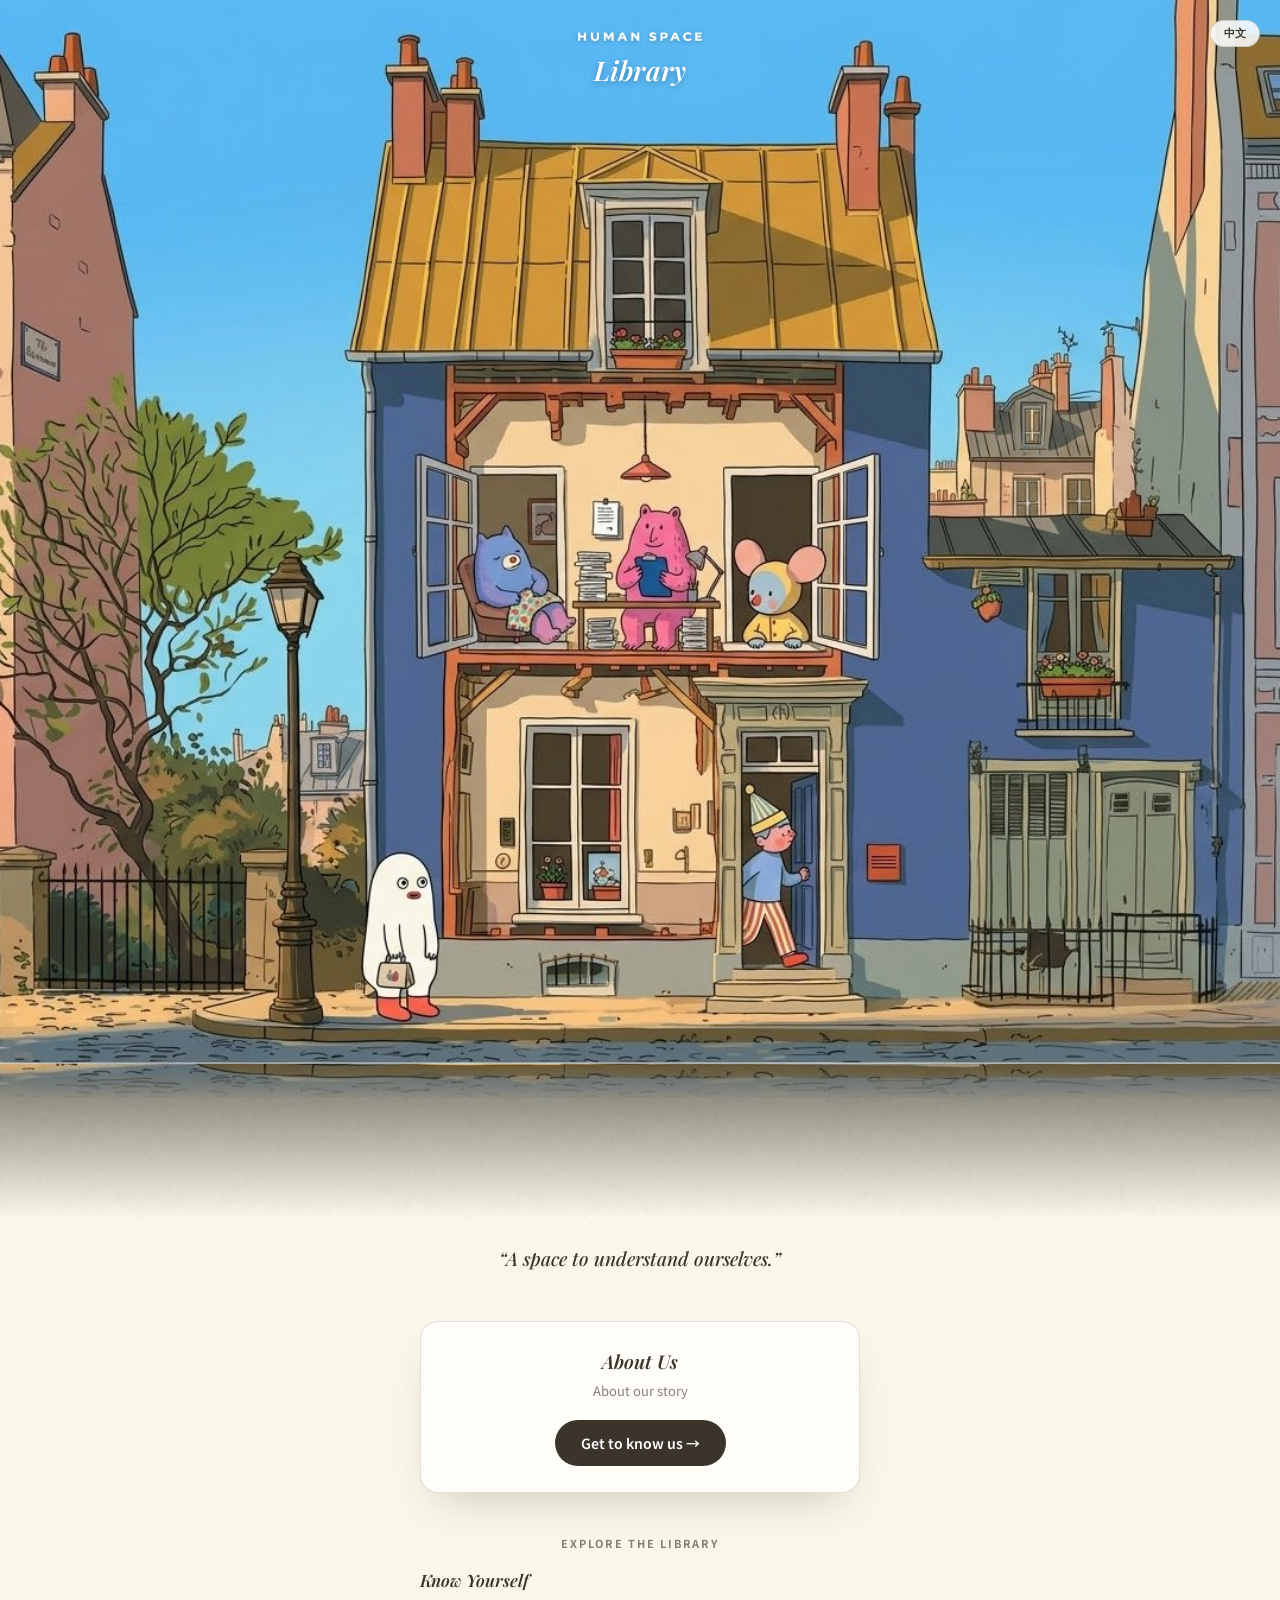
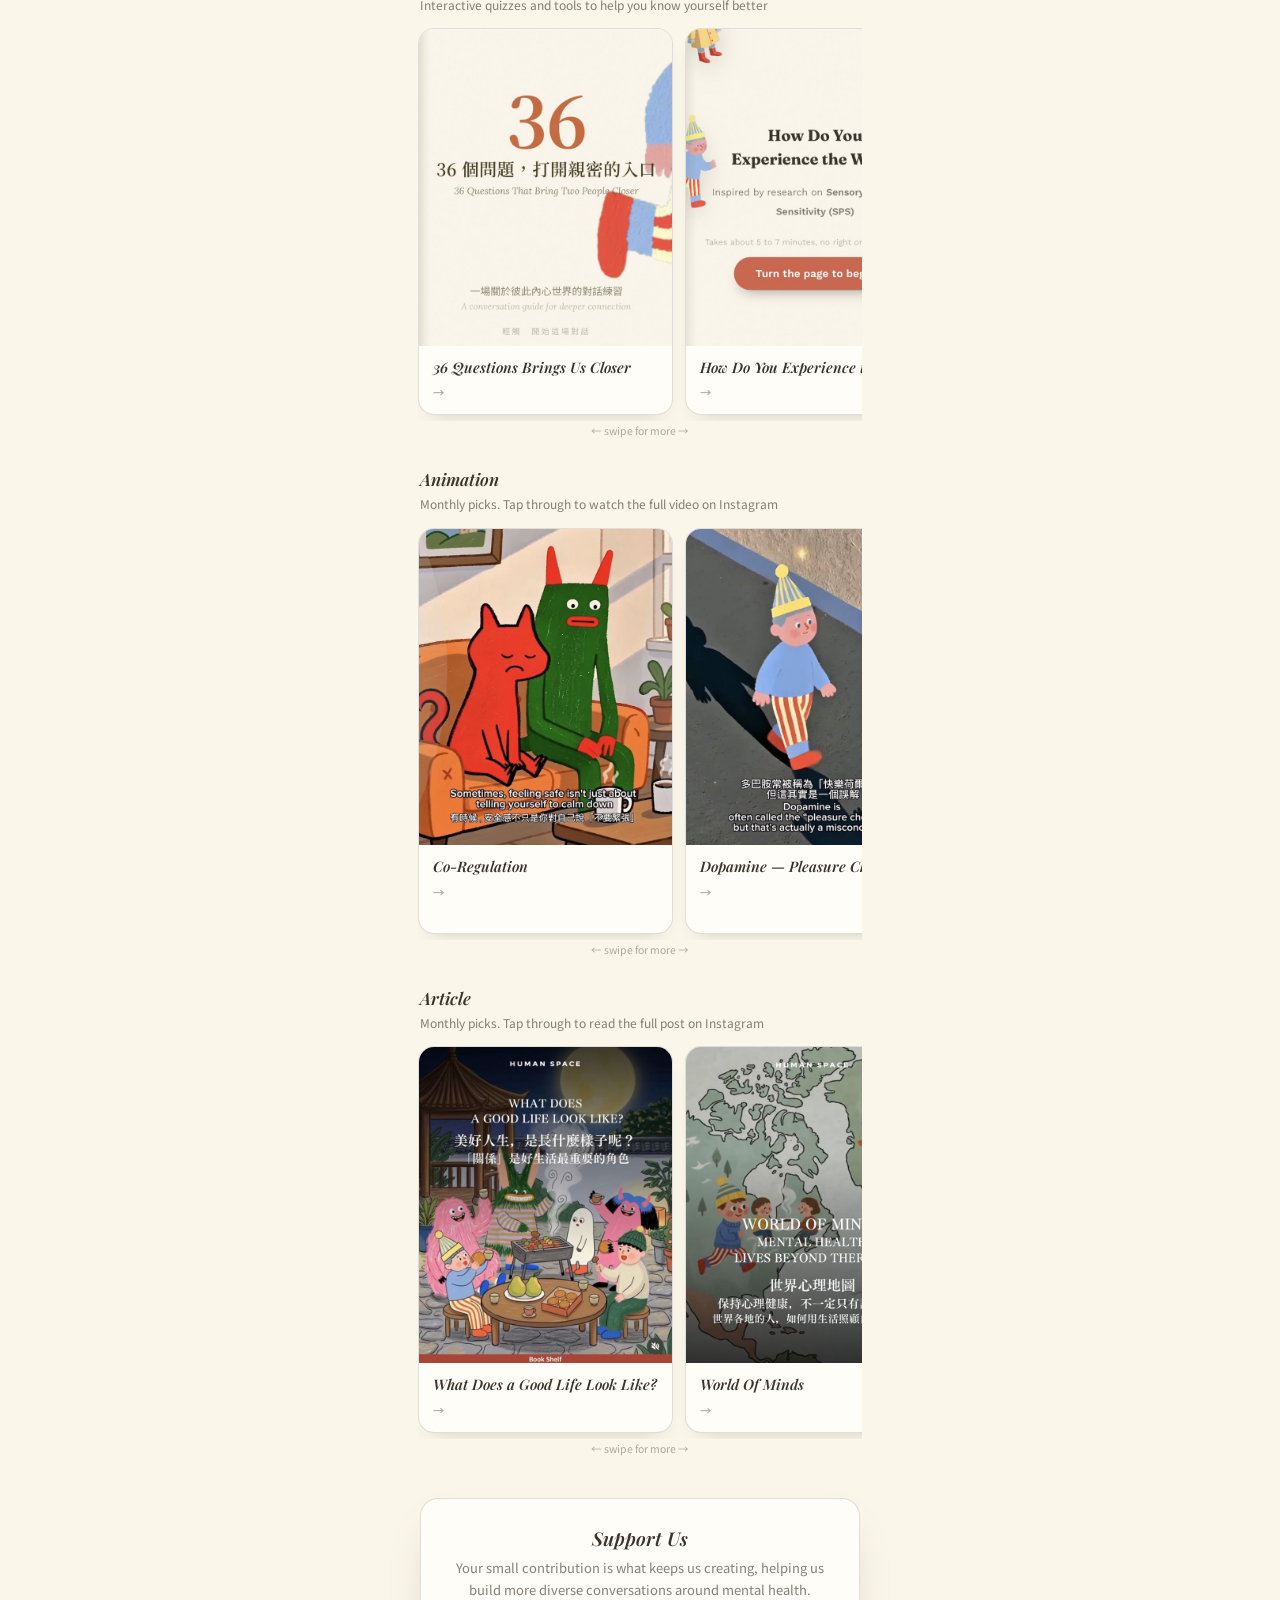
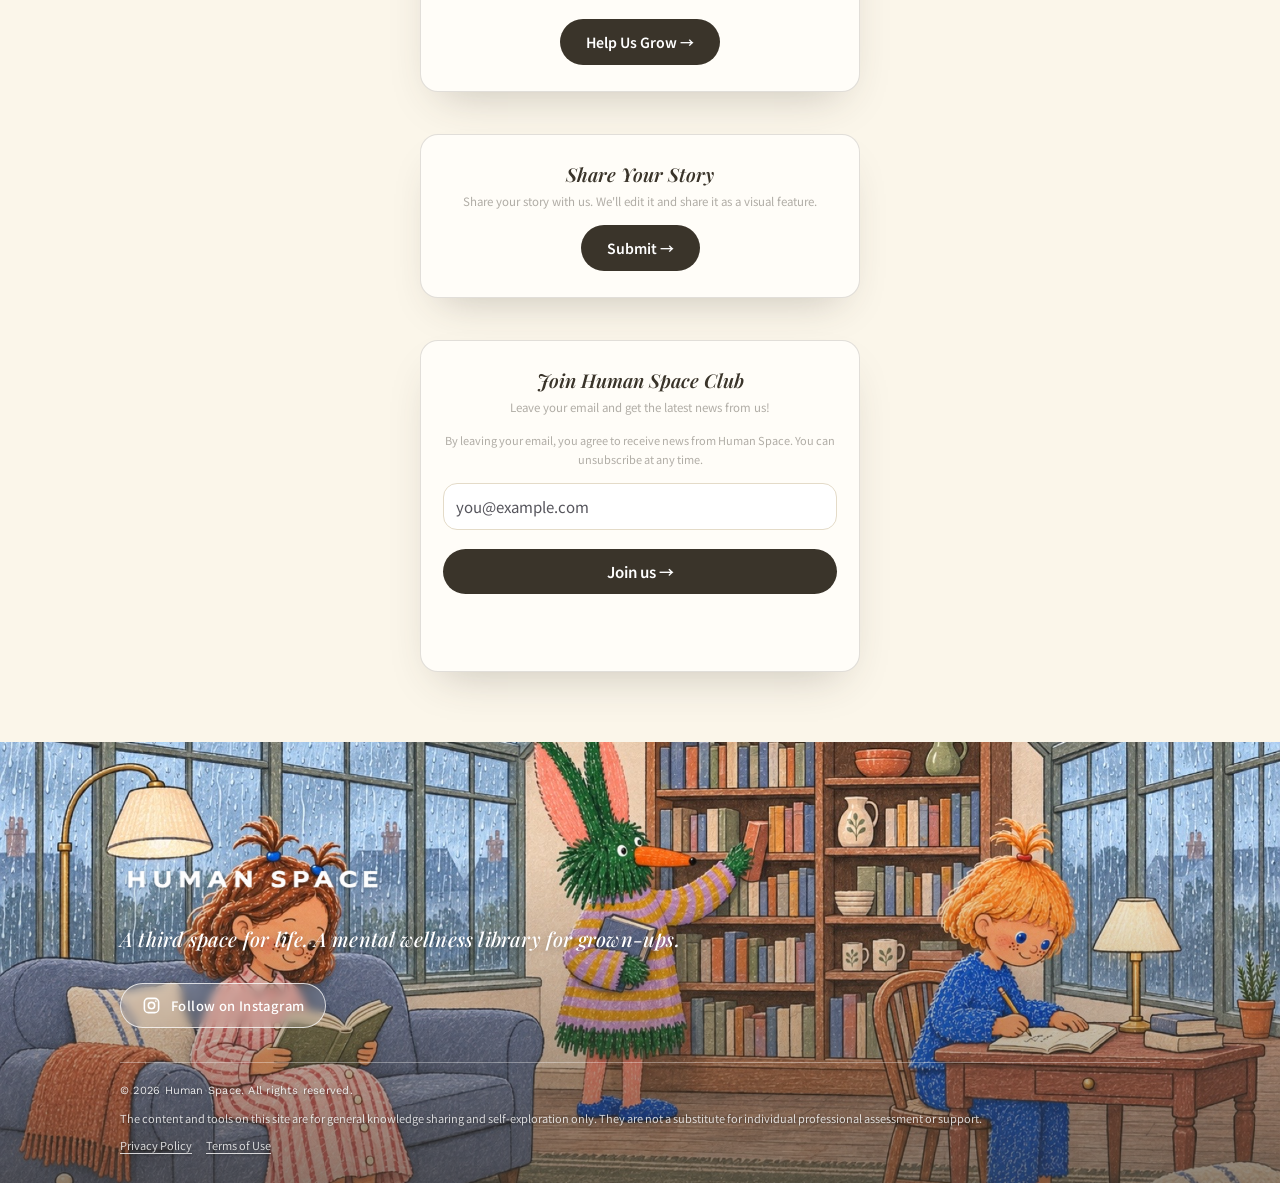
<file: index.html>
<!DOCTYPE html>
<html lang="zh-Hant">
<head>
<meta charset="UTF-8">
<meta name="viewport" content="width=device-width, initial-scale=1.0">
<title>Human Space Library</title>
<meta name="description" content="A space to understand ourselves. 生活的第三空間，大人的心理健康圖書館，用互動測驗、動畫與文章，陪你更認識自己。">
<meta name="theme-color" content="#FBF6EA">
<link rel="icon" type="image/png" href="favicon.png">
<link rel="apple-touch-icon" href="apple-touch-icon.png">

<!-- 分享預覽 (IG / LINE / Threads / Facebook) -->
<meta property="og:type" content="website">
<meta property="og:site_name" content="Human Space">
<meta property="og:title" content="Human Space Library">
<meta property="og:description" content="A space to understand ourselves. 生活的第三空間，大人的心理健康圖書館。">
<meta property="og:url" content="https://human-space-hms.github.io/Library/">
<meta property="og:image" content="https://human-space-hms.github.io/Library/og-image.jpg">
<meta property="og:image:width" content="1200">
<meta property="og:image:height" content="630">
<meta property="og:image:alt" content="Human Space Library">
<meta name="twitter:card" content="summary_large_image">
<meta name="twitter:title" content="Human Space Library">
<meta name="twitter:description" content="A space to understand ourselves. 生活的第三空間，大人的心理健康圖書館。">
<meta name="twitter:image" content="https://human-space-hms.github.io/Library/og-image.jpg">

<link rel="preconnect" href="https://fonts.googleapis.com">
<link rel="preconnect" href="https://fonts.gstatic.com" crossorigin>
<link href="https://fonts.googleapis.com/css2?family=Playfair+Display:ital,wght@1,500;1,600&family=Noto+Serif+TC:wght@600;700&family=Noto+Sans+TC:wght@400;500;600&family=Work+Sans:wght@400;500;600&display=swap" rel="stylesheet">
<style>
  :root{
    --sand:#A8895F;
    --cream:#FBF6EA;
    --paper-deep:#F3EAD4;
    --card:#FFFDF8;
    --ink:#3A342A;
    --ink-soft:rgba(58,52,42,0.62);
    --ink-faint:rgba(58,52,42,0.4);
    --line:rgba(58,52,42,0.15);
    --shadow: 0 20px 44px -20px rgba(58,52,42,0.28);
  }
  *{box-sizing:border-box;}
  body{ margin:0; background:var(--cream); color:var(--ink); font-family:'Noto Sans TC', sans-serif; -webkit-font-smoothing:antialiased; }
  a{ color:inherit; text-decoration:none; }
  .wrap{ max-width:480px; margin:0 auto; padding:0 20px 50px; }

  body[data-lang="zh"] .en-only{ display:none !important; }
  body[data-lang="en"] .zh-only{ display:none !important; }

  /* ---------- Hero masthead ---------- */
  .hero{ position:relative; width:100%; overflow:hidden; background:var(--cream); }
  .hero-media{ position:relative; width:100%; aspect-ratio: 3/4; overflow:hidden; }
  .hero-media img.house{
    width:100%; height:100%; object-fit:cover; object-position:50% 0%; display:block;
  }
  @media (min-width:700px){
    .hero-media{ aspect-ratio: 1078/1026; }
  }
  .lang-toggle{
    position:absolute; top:20px; right:20px; z-index:5;
    background:rgba(255,255,255,0.85); border:1px solid rgba(58,52,42,0.2);
    border-radius:999px; padding:5px 13px; font-size:11px; font-weight:600;
    color:var(--ink); cursor:pointer; backdrop-filter:blur(2px);
  }
  .masthead{
    position:absolute; top:26px; left:0; right:0;
    display:flex; flex-direction:column; align-items:center; z-index:3;
  }
  .masthead img{ height:17px; filter:brightness(0) invert(1) drop-shadow(0 1px 2px rgba(0,0,0,0.25)); }
  .masthead .library{
    font-family:'Playfair Display', serif; font-style:italic; font-weight:600;
    font-size:27px; color:#fff; margin-top:2px;
    text-shadow:0 2px 6px rgba(0,0,0,0.28);
    letter-spacing:0.01em;
  }

  /* ---------- Tagline ---------- */
  .tagline{ text-align:center; padding:26px 24px 6px; }
  .tagline p{
    font-family:'Playfair Display', serif; font-style:italic; font-weight:500;
    font-size:19px; color:var(--ink); line-height:1.5; margin:0;
  }

  /* ---------- Explore section ---------- */
  section{ margin-top:42px; }
  section#about-support{ margin-top:30px; }
  section#explore{ margin-top:42px; }
  .section-label{ font-size:11px; letter-spacing:.16em; text-transform:uppercase; color:var(--ink-soft); font-weight:700; margin-bottom:18px; text-align:center; }

  .shelf-block{ margin-bottom:30px; }
  .shelf-block:last-child{ margin-bottom:0; }
  .shelf-title{ font-family:'Playfair Display',serif; font-style:italic; font-weight:600; font-size:17px; margin-bottom:4px; }
  .shelf-desc{ font-size:12px; color:var(--ink-soft); line-height:1.6; margin-bottom:12px; }

  .shelf-scroll{
    display:flex; gap:12px; overflow-x:auto; padding:2px 2px 6px; margin:0 -2px;
    scroll-snap-type:x mandatory; -webkit-overflow-scrolling:touch; scrollbar-width:none;
  }
  .shelf-scroll::-webkit-scrollbar{ display:none; }
  .shelf-card{
    flex:0 0 58%; scroll-snap-align:start; background:var(--card); border:1px solid var(--line);
    border-radius:16px; overflow:hidden; box-shadow:0 10px 20px -14px rgba(58,52,42,0.3);
  }
  .shelf-card .thumb{ width:100%; aspect-ratio:4/5; overflow:hidden; background:var(--paper-deep); }
  .shelf-card .thumb img{ width:100%; height:100%; object-fit:cover; display:block; }
  .shelf-card .body{ padding:12px 14px 14px; }
  .shelf-card .en{ font-family:'Playfair Display',serif; font-style:italic; font-size:14.5px; font-weight:600; line-height:1.3; }
  .shelf-card .arrow{ margin-top:8px; font-size:11.5px; color:var(--ink-faint); font-weight:600; }
  .scroll-hint{ text-align:center; font-size:10.5px; color:var(--ink-faint); margin-top:2px; }

  /* ---------- Join / Support / Share cards ---------- */
  .box-card{
    background:var(--card); border:1px solid var(--line); border-radius:18px;
    padding:26px 22px; text-align:center; box-shadow:var(--shadow);
  }
  .box-card .en-title{ font-family:'Playfair Display',serif; font-style:italic; font-weight:600; font-size:19px; margin-bottom:6px; }
  .box-card .zh-sub{ font-size:11.5px; color:var(--ink-faint); margin-bottom:16px; }
  .box-card p.desc{ font-size:13px; color:var(--ink-soft); line-height:1.7; margin:0 0 18px; }

  .coffee-btn, .action-btn{
    display:inline-flex; align-items:center; gap:8px;
    background:var(--ink); color:#fff; font-weight:600; font-size:14px;
    padding:13px 26px; border-radius:999px;
  }

/* ---------- Footer ---------- */
footer{
  position:relative;
  isolation:isolate;
  overflow:hidden;
  margin-top:20px;
  min-height:400px;
  display:flex;
  flex-direction:column;
  justify-content:flex-end;
  color:#fff;
  background:var(--paper-deep) url('footer-img.jpg') center / cover no-repeat;
}

/* 下方：只加一層很輕的暖棕漸層，讓白字好讀（圖片本身維持原色） */
footer::after{
  content:"";
  position:absolute; inset:0;
  background:linear-gradient(180deg,
    rgba(58,52,42,0) 25%,
    rgba(58,52,42,0.24) 58%,
    rgba(58,52,42,0.58) 100%);
  z-index:0; pointer-events:none;
}

.footer-main,
.footer-bottom{ position:relative; z-index:1; }

.footer-main{
  width:100%;
  max-width:1100px;
  margin:0 auto;
  padding:120px 30px 34px;
}

/* Logo（和 hero 上方的 logo 同樣處理） */
.footer-logo{
  display:inline-block;
  margin-bottom:20px;
}

.footer-logo img{
  height:34px;
  width:auto;
  display:block;
  filter:brightness(0) invert(1) drop-shadow(0 1px 2px rgba(0,0,0,0.25));
}

/* Brand Description */
.footer-description{
  font-family:'Noto Serif TC',serif;
  font-size:19px;
  font-weight:600;
  line-height:1.8;
  letter-spacing:0.04em;
  margin-bottom:26px;
  color:#fff;
  text-shadow:0 2px 6px rgba(0,0,0,0.3);
}

/* Instagram Button */
.instagram-btn{
  display:inline-flex;
  align-items:center;
  gap:10px;
  padding:12px 21px;
  border:1px solid rgba(255,255,255,0.75);
  border-radius:999px;
  color:#fff;
  background:rgba(255,255,255,0.14);
  font-size:13px;
  font-weight:500;
  letter-spacing:0.03em;
  transition:all 0.3s ease;
  backdrop-filter:blur(4px);
  -webkit-backdrop-filter:blur(4px);
}

.instagram-btn:hover{
  background:rgba(255,255,255,0.28);
  border-color:#fff;
}

.instagram-btn svg{
  width:19px;
  height:19px;
  flex-shrink:0;
}

/* Footer Bottom：不再用深色底，只留一條細線 */
.footer-bottom{
  width:100%;
  max-width:1100px;
  margin:0 auto;
  padding:0 30px 28px;
  font-size:11px;
  line-height:1.9;
  color:rgba(255,255,255,0.88);
  text-shadow:0 1px 3px rgba(0,0,0,0.45);
}

.footer-bottom-inner{
  border-top:1px solid rgba(255,255,255,0.35);
  padding-top:18px;
}

.footer-bottom .copyright{
  font-family:'Work Sans',sans-serif;
  margin-bottom:6px;
  font-size:11px;
  letter-spacing:0.02em;
}

.footer-bottom .disclaimer{
  font-family:'Noto Sans TC',sans-serif;
  color:rgba(255,255,255,0.8);
}

/* Mobile */
@media(max-width:600px){
  footer{ min-height:380px; }

  footer::before{ height:110px; }

  .footer-main{
    padding:100px 24px 30px;
  }

  .footer-logo img{ height:30px; }

  .footer-description{
    font-size:16px;
    line-height:1.8;
  }

  .footer-bottom{
    padding:0 24px 24px;
    font-size:10px;
  }

  .footer-bottom .copyright{ font-size:10px; }
}  

/* ---------- Email consent note ---------- */
.consent{
  font-size:11px;
  color:var(--ink-faint);
  line-height:1.7;
  margin:0 0 14px;
}

/* ---------- Footer English tagline ---------- */
.footer-description.en-only{
  font-family:'Playfair Display',serif;
  font-style:italic;
  font-weight:500;
  font-size:20px;
  letter-spacing:0.01em;
}
@media(max-width:600px){
  .footer-description.en-only{ font-size:17px; }
}

.footer-bottom .footer-links{ margin-top:10px; display:flex; flex-wrap:wrap; gap:6px 18px; }
.footer-bottom .footer-links a{ color:inherit; text-decoration:underline; text-underline-offset:3px; }

  
</style>
</head>
<body data-lang="zh">
<script>
  /* 先決定語言再顯示頁面，避免閃一下中文 */
  (function () {
    var l = null;
    try { l = new URLSearchParams(location.search).get('lang') || localStorage.getItem('hs-lang'); } catch (e) {}
    if (l !== 'zh' && l !== 'en') {
      l = ((navigator.language || '').toLowerCase().indexOf('zh') === 0) ? 'zh' : 'en';
    }
    document.body.setAttribute('data-lang', l);
    document.documentElement.lang = (l === 'zh') ? 'zh-Hant' : 'en';
  })();
</script>

  <!-- Hero -->
  <div class="hero">
    <div class="hero-media">
      <img class="house" src="hero-house.jpg" alt="Human Space illustrated house">
    </div>
    <button class="lang-toggle" id="langToggle" type="button">EN</button>
  <div class="masthead">
  <a href="https://human-space-hms.github.io/Library" aria-label="Human Space Library 首頁">
    <img src="logo.png" alt="Human Space">
  </a>
  <div class="library">Library</div>
</div>
  </div><!-- /hero -->

  <div class="wrap">

    <!-- Tagline -->
    <div class="tagline">
      <p>&ldquo;A space to understand ourselves.&rdquo;</p>
    </div>

<!-- About Us -->
    <section id="About">
      <div class="box-card">
        <div class="en-title">About Us</div>
        <div class="zh-sub zh-only">認識我們</div>
        <p class="desc zh-only">關於我們的故事與理念</p>
        <p class="desc en-only">About our story</p>
        <a class="coffee-btn" href="https://human-space-hms.github.io/Library/about.html" target="_blank">Get to know us →</a>
      </div>
    </section>    

    <!-- Explore the Library -->
    <section id="explore">
      <div class="section-label">Explore the Library</div>

      <!-- Know Yourself -->
      <div class="shelf-block">
        <div class="shelf-title">Know Yourself</div>
        <div class="shelf-desc zh-only">互動測驗小工具，更認識自己的內在</div>
        <div class="shelf-desc en-only">Interactive quizzes and tools to help you know yourself better</div>
        <div class="shelf-scroll">

          <a class="shelf-card" href="https://human-space-hms.github.io/36-questions/">
            <div class="thumb"><img src="YK-1.jpg" alt=""></div>
            <div class="body">
              <div class="en zh-only">親密關係 36 問</div>
              <div class="en en-only">36 Questions Brings Us Closer</div>
              <div class="arrow">→</div>
            </div>
          </a>

          <a class="shelf-card zh-only" href="https://human-space-hms.github.io/HSP/">
            <div class="thumb"><img src="YK-2-CN.jpg" alt=""></div>
            <div class="body"><div class="en">自我敏感度測驗</div><div class="arrow">→</div></div>
          </a>
          <a class="shelf-card en-only" href="https://human-space-hms.github.io/HSP-EN/">
            <div class="thumb"><img src="YK-2-EN.jpg" alt=""></div>
            <div class="body"><div class="en">How Do You Experience the World</div><div class="arrow">→</div></div>
          </a>

          <a class="shelf-card zh-only" href="https://human-space-hms.github.io/attachment-quiz/">
            <div class="thumb"><img src="YK-3-CN.jpg" alt=""></div>
            <div class="body"><div class="en">親密依附關係測驗</div><div class="arrow">→</div></div>
          </a>
          <a class="shelf-card en-only" href="https://human-space-hms.github.io/attachment-quiz-EN/">
            <div class="thumb"><img src="YK-3-EN.jpg" alt=""></div>
            <div class="body"><div class="en">Attachment Style Quiz</div><div class="arrow">→</div></div>
          </a>

        </div>
        <div class="scroll-hint zh-only">← 左右滑動查看更多 →</div>
        <div class="scroll-hint en-only">← swipe for more →</div>
      </div>

      <!-- Animation -->
      <div class="shelf-block">
        <div class="shelf-title">Animation</div>
        <div class="shelf-desc zh-only">每月精選動畫，點擊直接前往 Instagram 觀看完整內容</div>
        <div class="shelf-desc en-only">Monthly picks. Tap through to watch the full video on Instagram</div>
        <div class="shelf-scroll">

          <a class="shelf-card" href="https://www.instagram.com/reel/Db9Zqj_MAXe/?stkn=MTJocnQ4cTd6M2Jwag==" target="_blank">
            <div class="thumb"><img src="AN-1.jpg" alt=""></div>
            <div class="body">
              <div class="en zh-only">共同調節</div>
              <div class="en en-only">Co-Regulation</div>
              <div class="arrow">→</div>
            </div>
          </a>

          <a class="shelf-card" href="https://www.instagram.com/reel/Da2XL7dyBAM/?stkn=cDFld3FkZnozZTkw" target="_blank">
            <div class="thumb"><img src="AN-2.jpg" alt=""></div>
            <div class="body">
              <div class="en zh-only">多巴胺－快樂賀爾蒙</div>
              <div class="en en-only">Dopamine — Pleasure Chemical</div>
              <div class="arrow">→</div>
            </div>
          </a>

          <a class="shelf-card" href="https://www.instagram.com/reel/Db1rS6DMRts/?stkn=MTBhZGUwdGZ6dWx6cQ==" target="_blank">
            <div class="thumb"><img src="AN-3.jpg" alt=""></div>
            <div class="body">
              <div class="en zh-only">喚醒老虎－關於創傷</div>
              <div class="en en-only">Waking the Tiger — About Trauma</div>
              <div class="arrow">→</div>
            </div>
          </a>

        </div>
        <div class="scroll-hint zh-only">← 左右滑動查看更多 →</div>
        <div class="scroll-hint en-only">← swipe for more →</div>
      </div>

      <!-- Article -->
      <div class="shelf-block">
        <div class="shelf-title">Article</div>
        <div class="shelf-desc zh-only">每月精選文章，點擊前往 Instagram 閱讀完整內容</div>
        <div class="shelf-desc en-only">Monthly picks. Tap through to read the full post on Instagram</div>
        <div class="shelf-scroll">

          <a class="shelf-card" href="https://www.instagram.com/p/DdtFpqZEm1I/?obrf=MTBvMHdmb3B3ZGFo" target="_blank">
            <div class="thumb"><img src="AR-1.jpg" alt=""></div>
            <div class="body">
              <div class="en zh-only">美好人生是長什麼樣子呢？</div>
              <div class="en en-only">What Does a Good Life Look Like?</div>
              <div class="arrow">→</div>
            </div>
          </a>

          <a class="shelf-card" href="https://www.instagram.com/p/DbrwMqHEolS/?psln=N3RibG9haDZxNWFx" target="_blank">
            <div class="thumb"><img src="AR-2.jpg" alt=""></div>
            <div class="body">
              <div class="en zh-only">世界心理地圖</div>
              <div class="en en-only">World Of Minds</div>
              <div class="arrow">→</div>
            </div>
          </a>

          <a class="shelf-card" href="https://www.instagram.com/p/DbSHHopkumf/?cplk=MWQ2d3c0b3g2c3Y2MQ==" target="_blank">
            <div class="thumb"><img src="AR-3.jpg" alt=""></div>
            <div class="body">
              <div class="en zh-only">正常是誰決定的？</div>
              <div class="en en-only">Who Decides What's "Normal"?</div>
              <div class="arrow">→</div>
            </div>
          </a>

        </div>
        <div class="scroll-hint zh-only">← 左右滑動查看更多 →</div>
        <div class="scroll-hint en-only">← swipe for more →</div>
      </div>

    </section>

    <!-- Support Us -->
    <section id="support">
      <div class="box-card">
        <div class="en-title">Support Us</div>
        <div class="zh-sub zh-only">支持我們・小額贊助</div>
        <p class="desc zh-only">你的小額贊助，是我們持續創作的養分，陪我們在推廣心理健康的路上，打造更多元的對話空間。</p>
        <p class="desc en-only">Your small contribution is what keeps us creating, helping us build more diverse conversations around mental health.</p>
        <a class="coffee-btn" href="https://portaly.cc/human_space/support" target="_blank"> Help Us Grow →</a>
      </div>
    </section>

    <!-- Share your story -->
    <section id="share">
      <div class="box-card">
        <div class="en-title">Share Your Story</div>
        <div class="zh-sub zh-only">歡迎投稿你的故事，我們會在編輯後作為圖文分享</div>
        <div class="zh-sub en-only">Share your story with us. We'll edit it and share it as a visual feature.</div>
        <a class="action-btn" href="https://docs.google.com/forms/d/e/1FAIpQLSfsRFT0Pt3RV8wK7x-OimvYxcRuN3YsgyCz27gMF-LVRASr0g/viewform?usp=publish-editor" target="_blank">Submit →</a>
      </div>
    </section>
    
    <!-- Join Human Space -->
    <section id="join">
      <div class="box-card">
        <div class="en-title">Join Human Space Club</div>
        <div class="zh-sub zh-only">留下 Email，收到品牌最新消息！</div>
        <div class="zh-sub en-only">Leave your email and get the latest news from us!</div>
               <p class="consent zh-only">留下 Email，即表示你同意收到 Human Space 的最新消息，隨時可以取消訂閱。</p>
        <p class="consent en-only">By leaving your email, you agree to receive news from Human Space. You can unsubscribe at any time.</p>
        <script src="https://f.convertkit.com/ckjs/ck.5.js"></script>
      <form action="https://app.kit.com/forms/9779228/subscriptions" class="seva-form formkit-form" method="post" data-sv-form="9779228" data-uid="9809e05442" data-format="inline" data-version="5" data-options="{&quot;settings&quot;:{&quot;after_subscribe&quot;:{&quot;action&quot;:&quot;message&quot;,&quot;success_message&quot;:&quot;Thank you for subscribing! Your response has been received. \n感謝訂閱！已成功收到你的資料。&quot;,&quot;redirect_url&quot;:&quot;&quot;},&quot;analytics&quot;:{&quot;google&quot;:null,&quot;fathom&quot;:null,&quot;facebook&quot;:null,&quot;segment&quot;:null,&quot;pinterest&quot;:null,&quot;sparkloop&quot;:null,&quot;googletagmanager&quot;:null},&quot;modal&quot;:{&quot;trigger&quot;:&quot;timer&quot;,&quot;scroll_percentage&quot;:null,&quot;timer&quot;:5,&quot;devices&quot;:&quot;all&quot;,&quot;show_once_every&quot;:15},&quot;powered_by&quot;:{&quot;show&quot;:true,&quot;url&quot;:&quot;https://kit.com/features/forms?utm_campaign=poweredby&amp;utm_content=form&amp;utm_medium=referral&amp;utm_source=dynamic&quot;},&quot;recaptcha&quot;:{&quot;enabled&quot;:false},&quot;return_visitor&quot;:{&quot;action&quot;:&quot;show&quot;,&quot;custom_content&quot;:&quot;&quot;},&quot;slide_in&quot;:{&quot;display_in&quot;:&quot;bottom_right&quot;,&quot;trigger&quot;:&quot;timer&quot;,&quot;scroll_percentage&quot;:null,&quot;timer&quot;:5,&quot;devices&quot;:&quot;all&quot;,&quot;show_once_every&quot;:15},&quot;sticky_bar&quot;:{&quot;display_in&quot;:&quot;top&quot;,&quot;trigger&quot;:&quot;timer&quot;,&quot;scroll_percentage&quot;:null,&quot;timer&quot;:5,&quot;devices&quot;:&quot;all&quot;,&quot;show_once_every&quot;:15}},&quot;version&quot;:&quot;5&quot;}" min-width="400 500 600 700 800"><div data-style="clean"><ul class="formkit-alert formkit-alert-error" data-element="errors" data-group="alert"></ul><div data-element="fields" data-stacked="false" class="seva-fields formkit-fields"><div class="formkit-field"><input class="formkit-input email-input" name="email_address" style="color: #2B2A33; border-color: #E4DBC8; border-radius: 14px; font-weight: 400; font-family: 'Noto Sans TC', sans-serif;" aria-label="Email Address" placeholder="you@example.com" required="" type="email"></div><button data-element="submit" class="formkit-submit formkit-submit action-btn" style="color: #ffffff; background-color: #3A342A; border-radius: 999px; font-weight: 600; font-family: 'Noto Sans TC', sans-serif; box-shadow:none; margin-top:4px;"><div class="formkit-spinner"><div></div><div></div><div></div></div><span>Join us →</span></button></div><div class="formkit-powered-by-convertkit-container"><a href="https://kit.com/features/forms?utm_campaign=poweredby&amp;utm_content=form&amp;utm_medium=referral&amp;utm_source=dynamic" data-element="powered-by" class="formkit-powered-by-convertkit" data-variant="dark" target="_blank" rel="nofollow noopener">Built with Kit</a></div></div><style>.formkit-form[data-uid="9809e05442"] *{box-sizing:border-box;}.formkit-form[data-uid="9809e05442"]{-webkit-font-smoothing:antialiased;-moz-osx-font-smoothing:grayscale;}.formkit-form[data-uid="9809e05442"] legend{border:none;font-size:inherit;margin-bottom:10px;padding:0;position:relative;display:table;}.formkit-form[data-uid="9809e05442"] fieldset{border:0;padding:0.01em 0 0 0;margin:0;min-width:0;}.formkit-form[data-uid="9809e05442"] body:not(:-moz-handler-blocked) fieldset{display:table-cell;}.formkit-form[data-uid="9809e05442"] h1,.formkit-form[data-uid="9809e05442"] h2,.formkit-form[data-uid="9809e05442"] h3,.formkit-form[data-uid="9809e05442"] h4,.formkit-form[data-uid="9809e05442"] h5,.formkit-form[data-uid="9809e05442"] h6{color:inherit;font-size:inherit;font-weight:inherit;}.formkit-form[data-uid="9809e05442"] h2{font-size:1.5em;margin:1em 0;}.formkit-form[data-uid="9809e05442"] h3{font-size:1.17em;margin:1em 0;}.formkit-form[data-uid="9809e05442"] p{color:inherit;font-size:inherit;font-weight:inherit;}.formkit-form[data-uid="9809e05442"] ol:not([template-default]),.formkit-form[data-uid="9809e05442"] ul:not([template-default]),.formkit-form[data-uid="9809e05442"] blockquote:not([template-default]){text-align:left;}.formkit-form[data-uid="9809e05442"] p:not([template-default]),.formkit-form[data-uid="9809e05442"] hr:not([template-default]),.formkit-form[data-uid="9809e05442"] blockquote:not([template-default]),.formkit-form[data-uid="9809e05442"] ol:not([template-default]),.formkit-form[data-uid="9809e05442"] ul:not([template-default]){color:inherit;font-style:initial;}.formkit-form[data-uid="9809e05442"] .ordered-list,.formkit-form[data-uid="9809e05442"] .unordered-list{list-style-position:outside !important;padding-left:1em;}.formkit-form[data-uid="9809e05442"] .list-item{padding-left:0;}.formkit-form[data-uid="9809e05442"][data-format="modal"]{display:none;}.formkit-form[data-uid="9809e05442"][data-format="slide in"]{display:none;}.formkit-form[data-uid="9809e05442"][data-format="sticky bar"]{display:none;}.formkit-sticky-bar .formkit-form[data-uid="9809e05442"][data-format="sticky bar"]{display:block;}.formkit-form[data-uid="9809e05442"] .formkit-input,.formkit-form[data-uid="9809e05442"] .formkit-select,.formkit-form[data-uid="9809e05442"] .formkit-checkboxes{width:100%;}.formkit-form[data-uid="9809e05442"] .formkit-button,.formkit-form[data-uid="9809e05442"] .formkit-submit{border:0;border-radius:5px;color:#ffffff;cursor:pointer;display:inline-block;text-align:center;font-size:15px;font-weight:500;cursor:pointer;margin-bottom:15px;overflow:hidden;padding:0;position:relative;vertical-align:middle;}.formkit-form[data-uid="9809e05442"] .formkit-button:hover,.formkit-form[data-uid="9809e05442"] .formkit-submit:hover,.formkit-form[data-uid="9809e05442"] .formkit-button:focus,.formkit-form[data-uid="9809e05442"] .formkit-submit:focus{outline:none;}.formkit-form[data-uid="9809e05442"] .formkit-button:hover > span,.formkit-form[data-uid="9809e05442"] .formkit-submit:hover > span,.formkit-form[data-uid="9809e05442"] .formkit-button:focus > span,.formkit-form[data-uid="9809e05442"] .formkit-submit:focus > span{background-color:rgba(0,0,0,0.1);}.formkit-form[data-uid="9809e05442"] .formkit-button > span,.formkit-form[data-uid="9809e05442"] .formkit-submit > span{display:block;-webkit-transition:all 300ms ease-in-out;transition:all 300ms ease-in-out;padding:12px 24px;}.formkit-form[data-uid="9809e05442"] .formkit-input{background:#ffffff;font-size:15px;padding:12px;border:1px solid #e3e3e3;-webkit-flex:1 0 auto;-ms-flex:1 0 auto;flex:1 0 auto;line-height:1.4;margin:0;-webkit-transition:border-color ease-out 300ms;transition:border-color ease-out 300ms;}.formkit-form[data-uid="9809e05442"] .formkit-input:focus{outline:none;border-color:#1677be;-webkit-transition:border-color ease 300ms;transition:border-color ease 300ms;}.formkit-form[data-uid="9809e05442"] .formkit-input::-webkit-input-placeholder{color:inherit;opacity:0.8;}.formkit-form[data-uid="9809e05442"] .formkit-input::-moz-placeholder{color:inherit;opacity:0.8;}.formkit-form[data-uid="9809e05442"] .formkit-input:-ms-input-placeholder{color:inherit;opacity:0.8;}.formkit-form[data-uid="9809e05442"] .formkit-input::placeholder{color:inherit;opacity:0.8;}.formkit-form[data-uid="9809e05442"] [data-group="dropdown"]{position:relative;display:inline-block;width:100%;}.formkit-form[data-uid="9809e05442"] [data-group="dropdown"]::before{content:"";top:calc(50% - 2.5px);right:10px;position:absolute;pointer-events:none;border-color:#4f4f4f transparent transparent transparent;border-style:solid;border-width:6px 6px 0 6px;height:0;width:0;z-index:999;}.formkit-form[data-uid="9809e05442"] [data-group="dropdown"] select{height:auto;width:100%;cursor:pointer;color:#333333;line-height:1.4;margin-bottom:0;padding:0 6px;-webkit-appearance:none;-moz-appearance:none;appearance:none;font-size:15px;padding:12px;padding-right:25px;border:1px solid #e3e3e3;background:#ffffff;}.formkit-form[data-uid="9809e05442"] [data-group="dropdown"] select:focus{outline:none;}.formkit-form[data-uid="9809e05442"] [data-group="checkboxes"]{text-align:left;margin:0;}.formkit-form[data-uid="9809e05442"] [data-group="checkboxes"] [data-group="checkbox"]{margin-bottom:10px;}.formkit-form[data-uid="9809e05442"] [data-group="checkboxes"] [data-group="checkbox"] *{cursor:pointer;}.formkit-form[data-uid="9809e05442"] [data-group="checkboxes"] [data-group="checkbox"]:last-of-type{margin-bottom:0;}.formkit-form[data-uid="9809e05442"] [data-group="checkboxes"] [data-group="checkbox"] input[type="checkbox"]{display:none;}.formkit-form[data-uid="9809e05442"] [data-group="checkboxes"] [data-group="checkbox"] input[type="checkbox"] + label::after{content:none;}.formkit-form[data-uid="9809e05442"] [data-group="checkboxes"] [data-group="checkbox"] input[type="checkbox"]:checked + label::after{border-color:#ffffff;content:"";}.formkit-form[data-uid="9809e05442"] [data-group="checkboxes"] [data-group="checkbox"] input[type="checkbox"]:checked + label::before{background:#10bf7a;border-color:#10bf7a;}.formkit-form[data-uid="9809e05442"] [data-group="checkboxes"] [data-group="checkbox"] label{position:relative;display:inline-block;padding-left:28px;}.formkit-form[data-uid="9809e05442"] [data-group="checkboxes"] [data-group="checkbox"] label::before,.formkit-form[data-uid="9809e05442"] [data-group="checkboxes"] [data-group="checkbox"] label::after{position:absolute;content:"";display:inline-block;}.formkit-form[data-uid="9809e05442"] [data-group="checkboxes"] [data-group="checkbox"] label::before{height:16px;width:16px;border:1px solid #e3e3e3;background:#ffffff;left:0px;top:3px;}.formkit-form[data-uid="9809e05442"] [data-group="checkboxes"] [data-group="checkbox"] label::after{height:4px;width:8px;border-left:2px solid #4d4d4d;border-bottom:2px solid #4d4d4d;-webkit-transform:rotate(-45deg);-ms-transform:rotate(-45deg);transform:rotate(-45deg);left:4px;top:8px;}.formkit-form[data-uid="9809e05442"] .formkit-alert{background:#f9fafb;border:1px solid #e3e3e3;border-radius:5px;-webkit-flex:1 0 auto;-ms-flex:1 0 auto;flex:1 0 auto;list-style:none;margin:25px auto;padding:12px;text-align:center;width:100%;}.formkit-form[data-uid="9809e05442"] .formkit-alert:empty{display:none;}.formkit-form[data-uid="9809e05442"] .formkit-alert-success{background:#d3fbeb;border-color:#10bf7a;color:#0c905c;}.formkit-form[data-uid="9809e05442"] .formkit-alert-error{background:#fde8e2;border-color:#f2643b;color:#ea4110;}.formkit-form[data-uid="9809e05442"] .formkit-spinner{display:-webkit-box;display:-webkit-flex;display:-ms-flexbox;display:flex;height:0px;width:0px;margin:0 auto;position:absolute;top:0;left:0;right:0;width:0px;overflow:hidden;text-align:center;-webkit-transition:all 300ms ease-in-out;transition:all 300ms ease-in-out;}.formkit-form[data-uid="9809e05442"] .formkit-spinner > div{margin:auto;width:12px;height:12px;background-color:#fff;opacity:0.3;border-radius:100%;display:inline-block;-webkit-animation:formkit-bouncedelay-formkit-form-data-uid-9809e05442- 1.4s infinite ease-in-out both;animation:formkit-bouncedelay-formkit-form-data-uid-9809e05442- 1.4s infinite ease-in-out both;}.formkit-form[data-uid="9809e05442"] .formkit-spinner > div:nth-child(1){-webkit-animation-delay:-0.32s;animation-delay:-0.32s;}.formkit-form[data-uid="9809e05442"] .formkit-spinner > div:nth-child(2){-webkit-animation-delay:-0.16s;animation-delay:-0.16s;}.formkit-form[data-uid="9809e05442"] .formkit-submit[data-active] .formkit-spinner{opacity:1;height:100%;width:50px;}.formkit-form[data-uid="9809e05442"] .formkit-submit[data-active] .formkit-spinner ~ span{opacity:0;}.formkit-form[data-uid="9809e05442"] .formkit-powered-by[data-active="false"]{opacity:0.35;}.formkit-form[data-uid="9809e05442"] .formkit-powered-by-convertkit-container{display:-webkit-box;display:-webkit-flex;display:-ms-flexbox;display:flex;width:100%;margin:10px 0;position:relative;}.formkit-form[data-uid="9809e05442"] .formkit-powered-by-convertkit-container[data-active="false"]{opacity:0.35;}.formkit-form[data-uid="9809e05442"] .formkit-powered-by-convertkit{-webkit-align-items:center;-webkit-box-align:center;-ms-flex-align:center;align-items:center;background-color:#ffffff;border-radius:9px;color:#3d3d3d;cursor:pointer;display:block;height:36px;margin:0 auto;opacity:0.95;padding:0;-webkit-text-decoration:none;text-decoration:none;text-indent:100%;-webkit-transition:ease-in-out all 200ms;transition:ease-in-out all 200ms;white-space:nowrap;overflow:hidden;-webkit-user-select:none;-moz-user-select:none;-ms-user-select:none;user-select:none;width:157px;background-repeat:no-repeat;background-position:center;}.formkit-form[data-uid="9809e05442"] .formkit-powered-by-convertkit:hover,.formkit-form[data-uid="9809e05442"] .formkit-powered-by-convertkit:focus{background-color:#ffffff;-webkit-transform:scale(1.025) perspective(1px);-ms-transform:scale(1.025) perspective(1px);transform:scale(1.025) perspective(1px);opacity:1;}.formkit-form[data-uid="9809e05442"] .formkit-powered-by-convertkit[data-variant="dark"],.formkit-form[data-uid="9809e05442"] .formkit-powered-by-convertkit[data-variant="light"]{background-color:transparent;border-color:transparent;width:133px;}.formkit-form[data-uid="9809e05442"] blockquote{padding:10px 20px;margin:0 0 20px;border-left:5px solid #e1e1e1;}.formkit-form[data-uid="9809e05442"] .seva-custom-content{padding:15px;font-size:16px;color:#fff;mix-blend-mode:difference;}.formkit-form[data-uid="9809e05442"] .formkit-modal.guard{max-width:420px;width:100%;} .formkit-form[data-uid="9809e05442"]{max-width:700px;}.formkit-form[data-uid="9809e05442"] [data-style="clean"]{width:100%;}.formkit-form[data-uid="9809e05442"] .formkit-fields{display:-webkit-box;display:-webkit-flex;display:-ms-flexbox;display:flex;-webkit-flex-wrap:wrap;-ms-flex-wrap:wrap;flex-wrap:wrap;margin:0 auto;}.formkit-form[data-uid="9809e05442"] .formkit-field,.formkit-form[data-uid="9809e05442"] .formkit-submit{margin:0 0 15px 0;-webkit-flex:1 0 100%;-ms-flex:1 0 100%;flex:1 0 100%;}.formkit-form[data-uid="9809e05442"] .formkit-powered-by-convertkit-container{margin:0;}.formkit-form[data-uid="9809e05442"] .formkit-submit{position:static;} </style></form>
      </div>
    </section>

  </div><!-- /wrap -->

<footer>

  <!-- Footer Main -->
  <div class="footer-main">

    <!-- Human Space Logo -->
    <a class="footer-logo"
       href="https://human-space-hms.github.io/Library/">
      <img src="logo.png" alt="Human Space">
    </a>

    <!-- Brand Description -->
    <div class="footer-description zh-only">
      生活的第三空間，大人的心理健康圖書館
    </div>
    <div class="footer-description en-only">
      A third space for life. A mental wellness library for grown-ups.
    </div>

    <!-- Instagram Button -->
    <a class="instagram-btn"
       href="https://www.instagram.com/humanspace____"
       target="_blank"
       rel="noopener noreferrer">

      <svg viewBox="0 0 24 24"
           fill="none"
           stroke="currentColor"
           stroke-width="2"
           stroke-linecap="round"
           stroke-linejoin="round"
           aria-hidden="true">
        <rect x="3" y="3" width="18" height="18" rx="5"/>
        <circle cx="12" cy="12" r="4"/>
        <circle cx="17.5" cy="6.5" r="1"
                fill="currentColor" stroke="none"/>
      </svg>

      <span class="zh-only">追蹤 Instagram</span>
      <span class="en-only">Follow on Instagram</span>

    </a>

  </div>

  <!-- Footer Bottom -->
  <div class="footer-bottom">
    <div class="footer-bottom-inner">

      <div class="copyright">
        &copy; 2026 Human Space. All rights reserved.
      </div>

      <div class="disclaimer zh-only">
        本站內容與工具僅供一般知識分享及自我探索使用，無法取代個別專業評估與協助
      </div>
      <div class="disclaimer en-only">
        The content and tools on this site are for general knowledge sharing and self-exploration only. They are not a substitute for individual professional assessment or support.
      </div>

      <div class="footer-links">
        <a href="privacy.html"><span class="zh-only">隱私權政策</span><span class="en-only">Privacy Policy</span></a>
        <a href="terms.html"><span class="zh-only">使用條款</span><span class="en-only">Terms of Use</span></a>
      </div>

    </div>
  </div>

<style>
/* footer links：跟免責聲明同字體、同大小，放在下一行 */
.footer-bottom .footer-links{
  margin-top:6px;
  display:flex; flex-wrap:wrap; gap:0 14px;
  font-family:'Noto Sans TC',sans-serif;
  color:rgba(255,255,255,0.8);
}
.footer-bottom .footer-links a{
  color:inherit;
  text-decoration:underline;
  text-decoration-thickness:1px;
  text-underline-offset:3px;
}
</style>
</footer>


<script>
  var btn = document.getElementById('langToggle');

  function syncButton() {
    btn.textContent = document.body.getAttribute('data-lang') === 'zh' ? 'EN' : '中文';
  }
  syncButton();

  btn.addEventListener('click', function () {
    var next = document.body.getAttribute('data-lang') === 'zh' ? 'en' : 'zh';
    document.body.setAttribute('data-lang', next);
    document.documentElement.lang = (next === 'zh') ? 'zh-Hant' : 'en';
    syncButton();
    try { localStorage.setItem('hs-lang', next); } catch (e) {}
  });
</script>

</body>
</html>
</file>
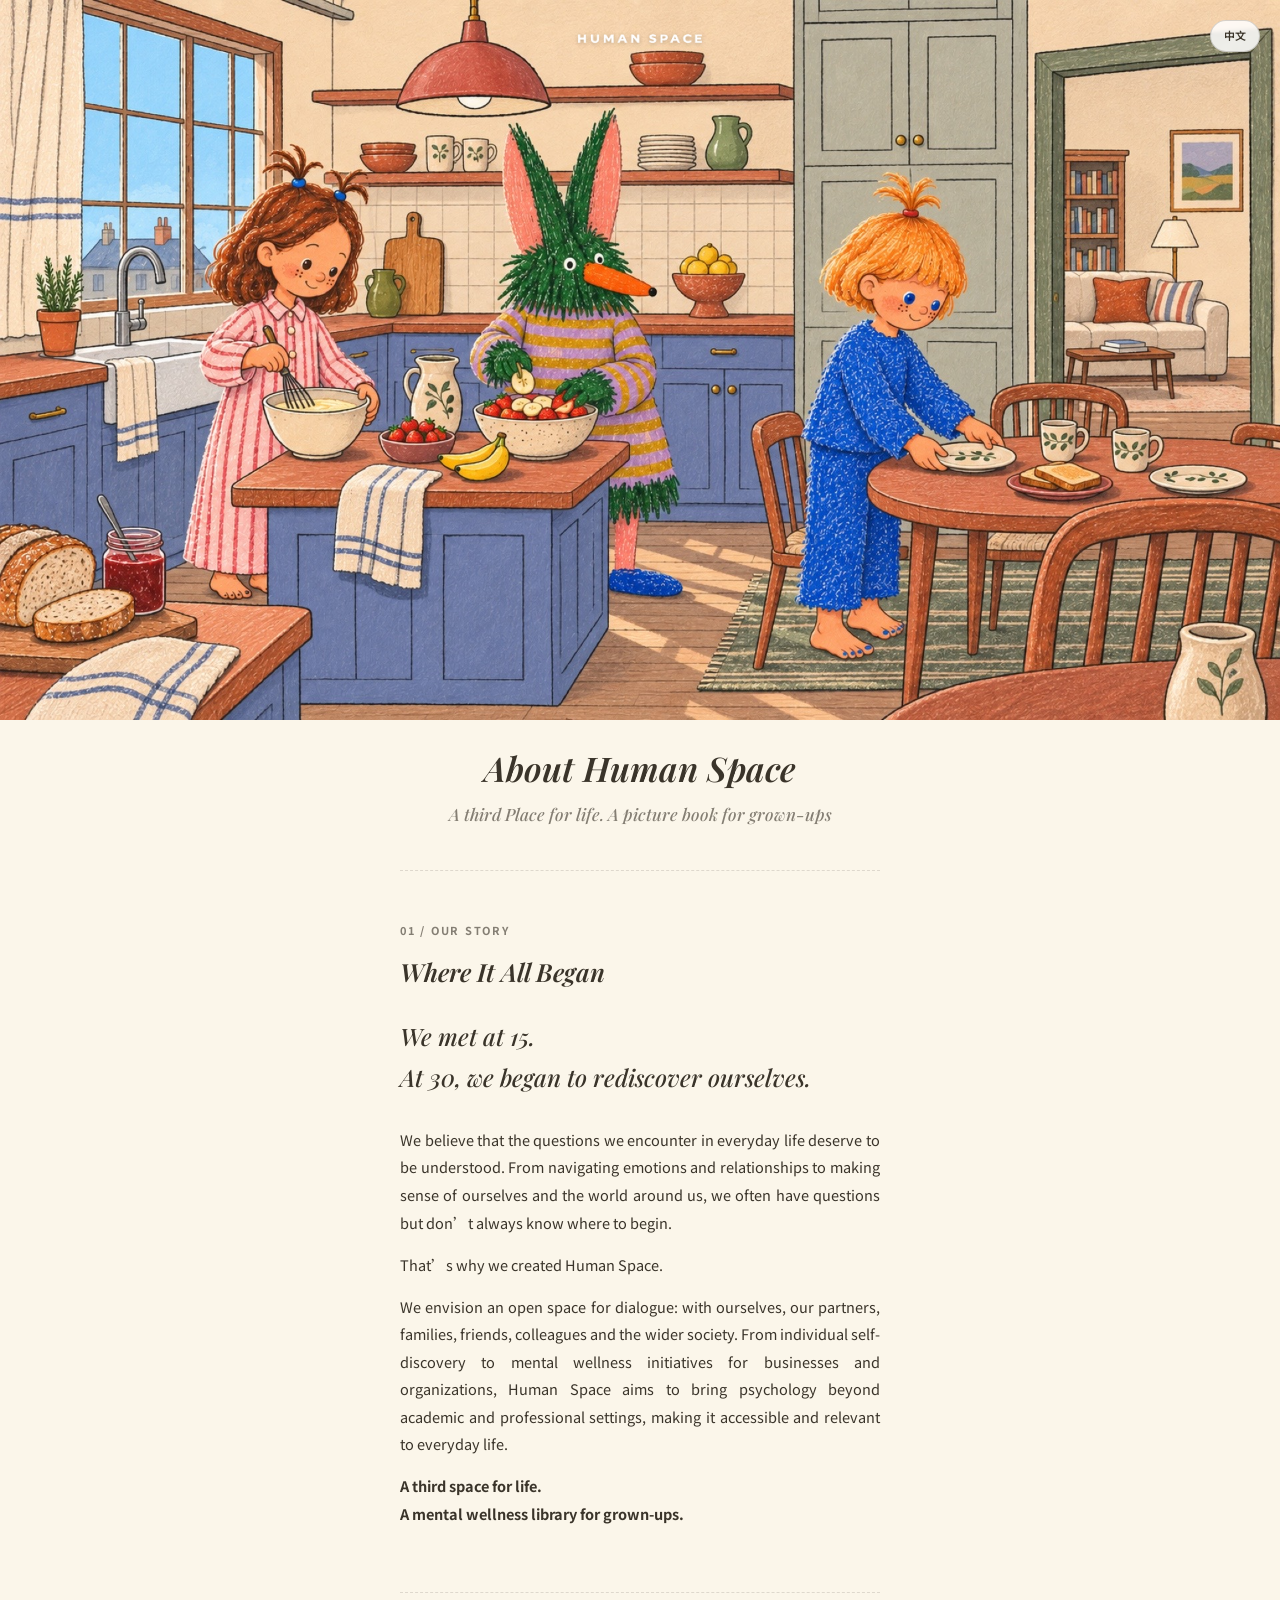
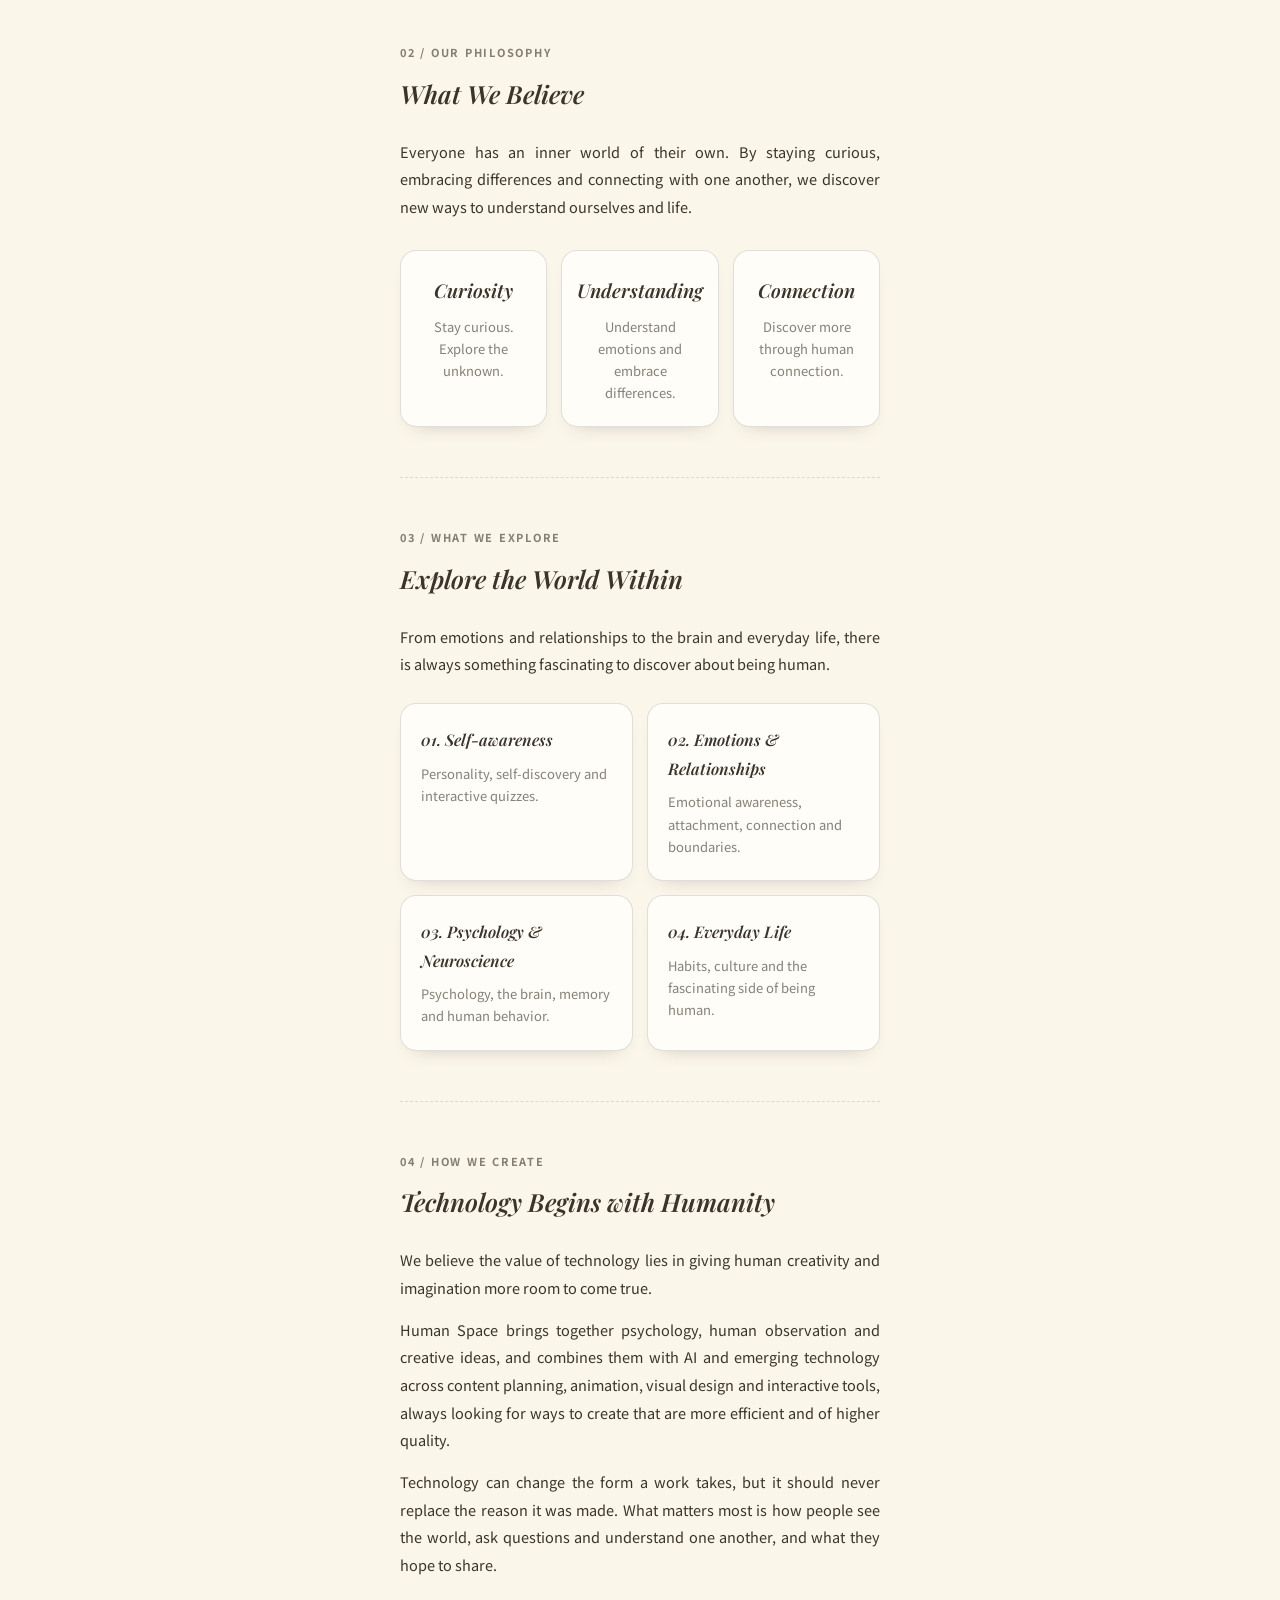
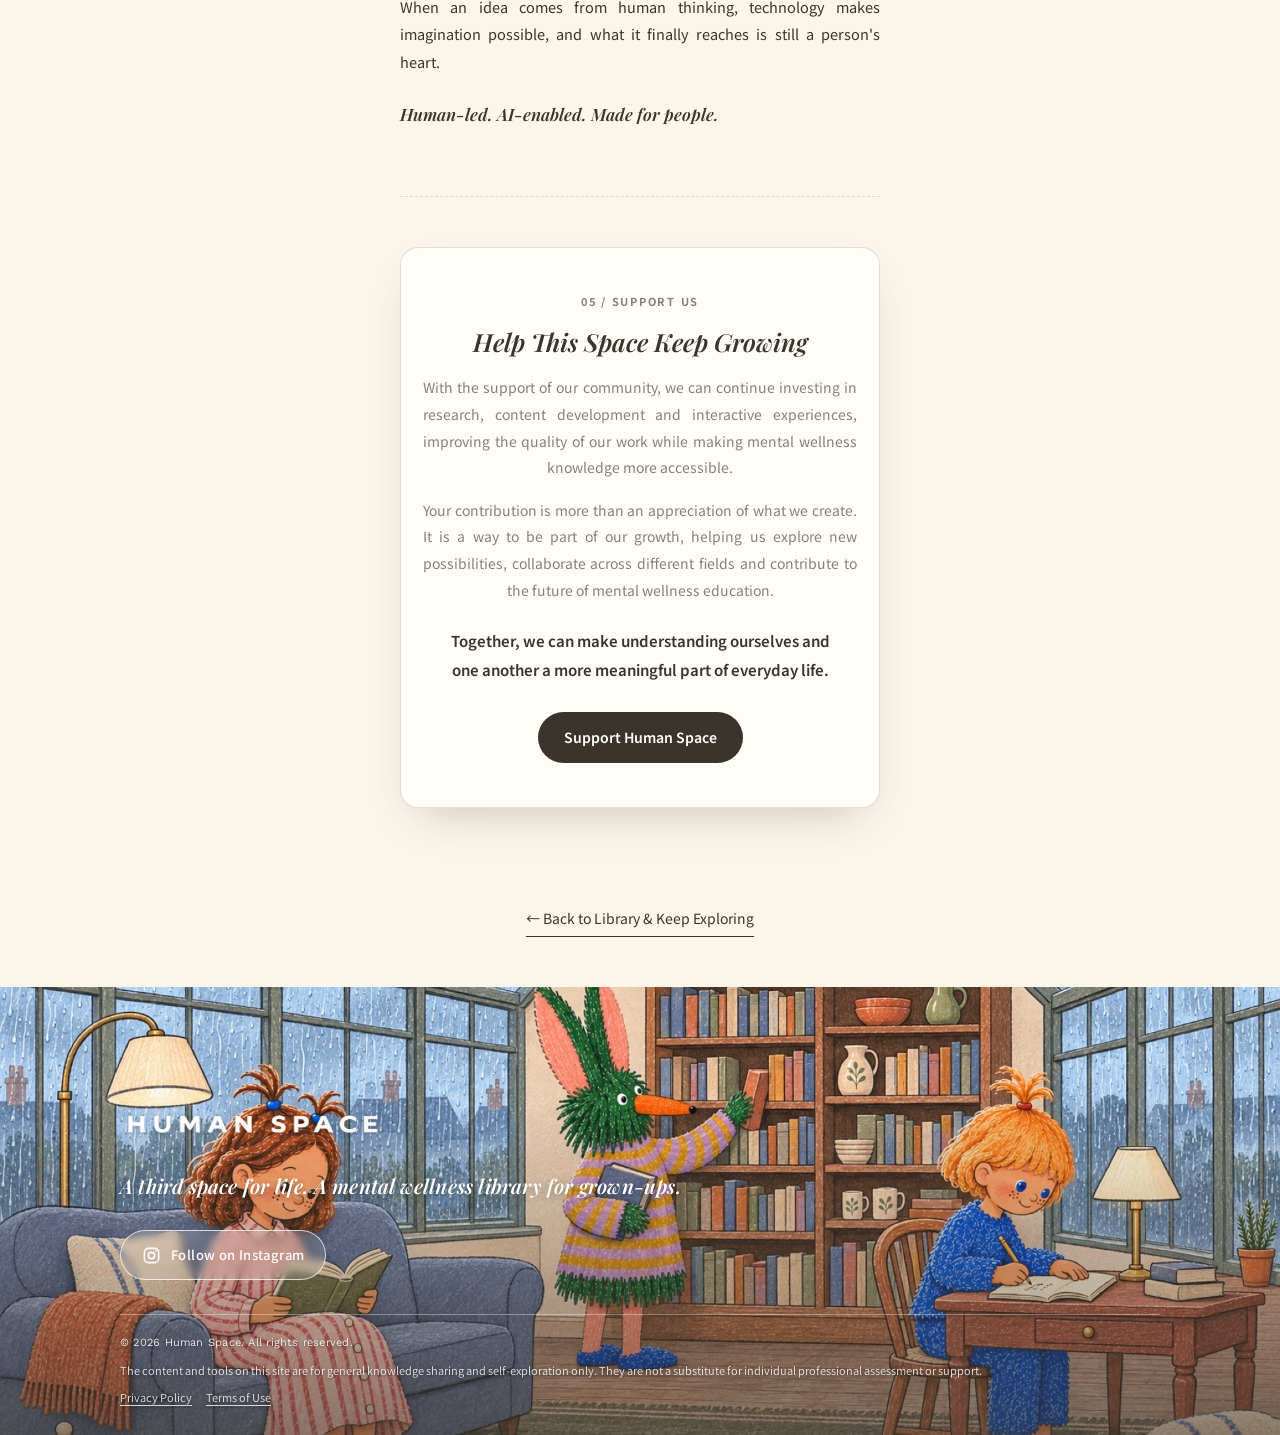
<file: about.html>
<!DOCTYPE html>
<html lang="zh-Hant">
<head>
<meta charset="UTF-8">
<meta name="viewport" content="width=device-width, initial-scale=1.0">
<title>About Us | HUMAN SPACE</title>
<meta name="description" content="Human-led. AI-enabled. Made for people. 認識 Human Space：生活的第三空間，一本寫給大人的心理健康圖書館。">
<meta name="theme-color" content="#FBF6EA">
<link rel="icon" type="image/png" href="favicon.png">
<link rel="apple-touch-icon" href="apple-touch-icon.png">

<!-- 分享預覽 (IG / LINE / Threads / Facebook) -->
<meta property="og:type" content="website">
<meta property="og:site_name" content="Human Space">
<meta property="og:title" content="About Human Space">
<meta property="og:description" content="Human-led. AI-enabled. Made for people. 生活的第三空間，一本寫給大人的心理健康圖書館。">
<meta property="og:url" content="https://human-space-hms.github.io/Library/about.html">
<meta property="og:image" content="https://human-space-hms.github.io/Library/og-image.jpg">
<meta property="og:image:width" content="1200">
<meta property="og:image:height" content="630">
<meta property="og:image:alt" content="About Human Space">
<meta name="twitter:card" content="summary_large_image">
<meta name="twitter:title" content="About Human Space">
<meta name="twitter:description" content="Human-led. AI-enabled. Made for people. 生活的第三空間，一本寫給大人的心理健康圖書館。">
<meta name="twitter:image" content="https://human-space-hms.github.io/Library/og-image.jpg">

<link rel="preconnect" href="https://fonts.googleapis.com">
<link rel="preconnect" href="https://fonts.gstatic.com" crossorigin>
<link href="https://fonts.googleapis.com/css2?family=Playfair+Display:ital,wght@1,500;1,600&family=Noto+Serif+TC:wght@600;700&family=Noto+Sans+TC:wght@400;500;600&family=Work+Sans:wght@400;500;600&display=swap" rel="stylesheet">
<style>
/* ===== Tokens (same as Library index.html) ===== */
:root {
  --cream: #FBF6EA;
  --paper-deep: #F3EAD4;
  --card: #FFFDF8;
  --ink: #3A342A;
  --ink-soft: rgba(58,52,42,0.62);
  --ink-faint: rgba(58,52,42,0.4);
  --line: rgba(58,52,42,0.15);
  --shadow: 0 20px 44px -20px rgba(58,52,42,0.28);
}

* { box-sizing: border-box; }
html { scroll-behavior: smooth; }

/* Body font = Noto Sans TC for BOTH languages, same as Library */
body {
  margin: 0;
  background: var(--cream);
  color: var(--ink);
  font-family: 'Noto Sans TC', sans-serif;
  -webkit-font-smoothing: antialiased;
  line-height: 1.8;
}

a { color: inherit; text-decoration: none; }
button { font: inherit; }

.container {
  width: min(480px, 88%);
  margin: 0 auto;
}

/* ===== Hero image (修正手機與電腦版的裁切與顯示範圍) ===== */
.hero {
  position: relative;
  width:100%;
  overflow: hidden;
  background: var(--cream);
}

.hero-media {
  position: relative;
  width: 100%;
  aspect-ratio: 1/1; /* 手機版呈現正方形，對應圖四中間人物範圍 */
  overflow: hidden;
}

.hero-media img.house {
  width: 100%;
  height: 100%;
  object-fit: cover;
  object-position: 50% 50%; /* 讓手機版正方形置中對準人物 */
  display: block;
}

@media (min-width: 700px) {
  .hero-media { 
    aspect-ratio: 16/9; /* 電腦版改為寬螢幕比例，對應圖二紅框範圍 */
  }
  .hero-media img.house {
    object-position: 50% 40%; /* 調整電腦版圖片上下對齊位置 */
  }
}

/* Language toggle: single pill, same as Library */
.lang-toggle {
  position: absolute;
  top: 20px;
  right: 20px;
  z-index: 5;
  background: rgba(255,255,255,0.85);
  border: 1px solid rgba(58,52,42,0.2);
  border-radius: 999px;
  padding: 5px 13px;
  font-size: 11px;
  font-weight: 600;
  color: var(--ink);
  cursor: pointer;
  backdrop-filter: blur(2px);
}

/* Logo on the image, same as Library masthead */
.masthead {
  position: absolute;
  top: 26px;
  left: 0;
  right: 0;
  display: flex;
  justify-content: center;
  z-index: 3;
}

.masthead img {
  height: 17px;
  width: auto;
  filter: brightness(0) invert(1) drop-shadow(0 1px 2px rgba(0,0,0,0.25));
}

/* ===== Page title under the image ===== */
.hero-text {
  text-align: center;
  padding: 26px 0 40px;
}

.hero-text h1 {
  font-family: 'Playfair Display', serif;
  font-style: italic;
  font-weight: 600;
  font-size: clamp(26px, 6vw, 34px);
  line-height: 1.3;
  margin: 0 0 8px;
}

/* Chinese subtitle: normal Noto Sans TC (no faux italic) */
.hero-text p {
  font-size: 13.5px;
  line-height: 1.7;
  color: var(--ink-soft);
  margin: 0;
}

/* English subtitle: Playfair italic, same as Library tagline */
.hero-text [data-lang="en"] p {
  font-family: 'Playfair Display', serif;
  font-style: italic;
  font-weight: 500;
  font-size: 17px;
}

/* ===== Sections ===== */
section.content-section {
  padding: 50px 0;
  border-top: 1px dashed var(--line);
}

/* Section label: same as Library "EXPLORE THE LIBRARY" */
.section-label {
  font-size: 11px;
  letter-spacing: .16em;
  text-transform: uppercase;
  color: var(--ink-soft);
  font-weight: 700;
}

h2 {
  font-family: 'Noto Sans TC', sans-serif;
  font-size: 24px;
  font-weight: 600;
  margin: 8px 0 22px;
}

[data-lang="en"] h2 {
  font-family: 'Playfair Display', serif;
  font-style: italic;
  font-size: 25px;
  font-weight: 600;
}

p {
  font-size: 15px;
  line-height: 2;
  overflow-wrap: break-word;
}

[data-lang="en"] p {
  font-size: 14.5px;
  line-height: 1.9;
  hyphens: auto;
  -webkit-hyphens: auto;
}

/* ===== 段落左右切齊 (Justify) ===== */
.story-text p,
section.content-section [data-lang] > p {
  text-align: justify;
  text-justify: inter-character; /* 中文逐字平均分配 */
}

.story-text { max-width: 700px; }

.quote {
  font-family: 'Noto Sans TC', sans-serif;
  font-weight: 600;
  font-size: clamp(20px, 4vw, 24px);
  line-height: 1.7;
  margin: 20px 0 28px;
}

[data-lang="en"] .quote {
  font-family: 'Playfair Display', serif;
  font-style: italic;
  font-weight: 500;
}

/* ===== Cards (Library card style) ===== */
.philosophy-grid {
  display: grid;
  grid-template-columns: repeat(3, 1fr);
  gap: 14px;
  margin-top: 30px;
}

.philosophy-item,
.explore-item {
  background: var(--card);
  border: 1px solid var(--line);
  border-radius: 16px;
  box-shadow: 0 10px 20px -14px rgba(58,52,42,0.3);
}

.philosophy-item {
  padding: 22px 15px;
  text-align: center;
}

.philosophy-item h3 {
  font-family: 'Playfair Display', serif;
  font-style: italic;
  font-size: 19px;
  font-weight: 600;
  margin: 0 0 8px;
}

.philosophy-item p {
  font-size: 13px;
  color: var(--ink-soft);
  margin: 0;
  line-height: 1.7;
}

.explore-grid {
  display: grid;
  grid-template-columns: repeat(2, 1fr);
  gap: 14px;
  margin-top: 25px;
}

.explore-item { padding: 22px 20px; }

.explore-item h3 {
  font-size: 16px;
  font-weight: 600;
  margin: 0 0 8px;
}

[data-lang="en"] .explore-item h3 {
  font-family: 'Playfair Display', serif;
  font-style: italic;
  font-weight: 600;
}

.explore-item p {
  font-size: 13px;
  color: var(--ink-soft);
  margin: 0;
  line-height: 1.7;
}

/* ===== Support ===== */
.support {
  text-align: center;
  padding: 44px 22px;
  background: var(--card);
  border: 1px solid var(--line);
  border-radius: 18px;
  box-shadow: var(--shadow);
}

.support h2 { margin-bottom: 10px; }

.support p {
  color: var(--ink-soft);
  max-width: 520px;
  margin: 0 auto 16px;
  font-size: 14px;
}

/* 卡片內段落切齊，最後一行置中，和標題、按鈕對齊 */
.support [data-lang] > p { text-align-last: center; }

/* 收尾句 */
.support .closing {
  max-width: 520px;
  margin: 24px auto 28px;
  font-weight: 600;
  font-size: 15px;
  line-height: 1.9;
  text-wrap: balance;
}

/* 小卡片短句不斷字、不加連字號 */
.philosophy-item p,
.explore-item p {
  hyphens: manual;
  -webkit-hyphens: manual;
}

.main-button {
  display: inline-flex;
  align-items: center;
  padding: 13px 26px;
  background: var(--ink);
  color: #fff;
  border-radius: 999px;
  font-size: 14px;
  font-weight: 600;
  transition: opacity .2s;
}

.main-button:hover { opacity: .75; }

/* ===== Back to Library ===== */
.back {
  text-align: center;
  padding: 45px 0 10px;
}

.back a {
  display: inline-block;
  border-bottom: 1px solid var(--ink);
  padding-bottom: 4px;
  font-size: 14px;
}

/* ===== Footer (same as Library) ===== */
footer{
  position:relative;
  isolation:isolate;
  overflow:hidden;
  margin-top:40px;
  min-height:400px;
  display:flex;
  flex-direction:column;
  justify-content:flex-end;
  color:#fff;
  background:var(--paper-deep) url('footer-img.jpg') center / cover no-repeat;
}

/* 下方：只加一層很輕的暖棕漸層，讓白字好讀（圖片本身維持原色） */
footer::after{
  content:"";
  position:absolute; inset:0;
  background:linear-gradient(180deg,
    rgba(58,52,42,0) 25%,
    rgba(58,52,42,0.24) 58%,
    rgba(58,52,42,0.58) 100%);
  z-index:0; pointer-events:none;
}

.footer-main,
{ position:relative; z-index:1; }

.footer-main{
  width:100%;
  max-width:1100px;
  margin:0 auto;
  padding:120px 30px 34px;
}

/* Logo（和 hero 上方的 logo 同樣處理） */
.footer-logo{
  display:inline-block;
  margin-bottom:20px;
}

.footer-logo img{
  height:34px;
  width:auto;
  display:block;
  filter:brightness(0) invert(1) drop-shadow(0 1px 2px rgba(0,0,0,0.25));
}

/* Brand Description */
.footer-description{
  font-family:'Noto Serif TC',serif;
  font-size:19px;
  font-weight:600;
  line-height:1.8;
  letter-spacing:0.04em;
  margin-bottom:26px;
  color:#fff;
  text-shadow:0 2px 6px rgba(0,0,0,0.3);
}

/* English version: same italic serif as the hero subtitle */
.footer-description[data-lang="en"]{
  font-family:'Playfair Display',serif;
  font-style:italic;
  font-weight:600;
  font-size:20px;
  letter-spacing:0.01em;
}

/* Instagram Button */
.instagram-btn{
  display:inline-flex;
  align-items:center;
  gap:10px;
  padding:12px 21px;
  border:1px solid rgba(255,255,255,0.75);
  border-radius:999px;
  color:#fff;
  background:rgba(255,255,255,0.14);
  font-size:13px;
  font-weight:500;
  letter-spacing:0.03em;
  transition:all 0.3s ease;
  backdrop-filter:blur(4px);
  -webkit-backdrop-filter:blur(4px);
}

.instagram-btn:hover{
  background:rgba(255,255,255,0.28);
  border-color:#fff;
}

.instagram-btn svg{
  width:19px;
  height:19px;
  flex-shrink:0;
}

/* Footer Bottom：不再用深色底，只留一條細線 */
{
  width:100%;
  max-width:1100px;
  margin:0 auto;
  padding:0 30px 28px;
  font-size:11px;
  line-height:1.9;
  color:rgba(255,255,255,0.88);
  text-shadow:0 1px 3px rgba(0,0,0,0.45);
}

-inner{
  border-top:1px solid rgba(255,255,255,0.35);
  padding-top:18px;
}

 .copyright{
  font-family:'Work Sans',sans-serif;
  margin-bottom:6px;
  font-size:11px;
  letter-spacing:0.02em;
}

 .disclaimer{
  font-family:'Noto Sans TC',sans-serif;
  color:rgba(255,255,255,0.8);
}

/* Mobile */
@media(max-width:600px){
  footer{ min-height:380px; }

  footer::before{ height:110px; }

  .footer-main{
    padding:100px 24px 30px;
  }

  .footer-logo img{ height:30px; }

  .footer-description{
    font-size:16px;
    line-height:1.8;
  }

  .footer-description[data-lang="en"]{ font-size:17px; }

  {
    padding:0 24px 24px;
    font-size:10px;
  }

   .copyright{ font-size:10px; }
}

/* ===== Language display ===== */
[data-lang] { display: none; }
[data-lang].visible { display: block; }

@media (max-width: 600px) {
  .philosophy-grid {
    grid-template-columns: 1fr;
    gap: 10px;
  }
  section.content-section { padding: 40px 0; }
}

   .footer-links{ margin-top:10px; display:flex; flex-wrap:wrap; gap:6px 18px; }
 .footer-links a{ color:inherit; text-decoration:underline; text-underline-offset:3px; }

</style>
</head>

<body>

<!-- Hero (same image size & logo placement as Library) -->
<header class="hero">
  <div class="hero-media">
    <img class="house" src="about-us-hero.JPG" alt="Human Space illustrated house">
  </div>
  <button class="lang-toggle" id="langToggle" type="button" onclick="toggleLanguage()">EN</button>

<div class="masthead">
  <a href="https://human-space-hms.github.io/Library/" aria-label="Human Space Library 首頁">
    <img src="logo.png" alt="Human Space">
  </a>
</div>
  
</header>

<div class="container">

  <!-- Page title -->
  <div class="hero-text">
    <div data-lang="zh" class="visible">
      <h1>About Human Space</h1>
      <p>生活的第三空間・一本寫給大人的童書</p>
    </div>

    <div data-lang="en">
      <h1>About Human Space</h1>
      <p>A third Place for life. A picture book for grown-ups</p>
    </div>
  </div>

  <!-- Our Story -->
  <section class="content-section">

    <div data-lang="zh" class="visible">
      <div class="section-label">01 / Our Story</div>
      <h2>我們的故事</h2>

      <div class="quote">
        15 歲，我們認識彼此；<br>
        30 歲，我們開始重新認識自己。
      </div>

      <div class="story-text">
        <p>
          <b>讓理解自己與理解彼此，成為生活的一部分。</b><br>
        我們相信許多生活中的困惑，都值得被好好理解。面對情緒、親密關係、人際互動，或人生不同階段的選擇，我們經常有很多想法，
        卻不一定知道如何整理、表達，甚至不知道該從哪裡尋找答案。
        </p>

        <p>
          Human Space 因此誕生。
        </p>

        <p>
          我們希望創造一個開放的對話空間，這裡可以是與自己的對話，也可以是與伴侶、家人、朋友、同事，甚至整個社會的交流。
          從個人的自我探索，到企業與組織的心理健康倡議，Human Space 希望讓心理學走出書本與專業領域，成為每個人都能接觸、理解並運用的生活知識。
        </p>

        <div class="quote">
        這裡是生活的第三空間，<br>
        也是一本寫給大人的心理健康圖書館。
      </div>
        
      </div>
    </div>

    <div data-lang="en">
      <div class="section-label">01 / Our Story</div>
      <h2>Where It All Began</h2>

      <div class="quote">
        We met at 15.<br>
        At 30, we began to rediscover ourselves.
      </div>

      <div class="story-text">
        <p>
          We believe that the questions we encounter in everyday life deserve to be understood. From navigating emotions and relationships to making sense of ourselves and the world around us, we often have questions but don’t always know where to begin.
        </p>

        <p>
          That’s why we created Human Space.
        </p>

        <p>
          We envision an open space for dialogue: with ourselves, our partners, families, friends, colleagues and the wider society. From individual self-discovery to mental wellness initiatives for businesses and organizations, Human Space aims to bring psychology beyond academic and professional settings, making it accessible and relevant to everyday life.
        </p>

        <p>
          <b>A third space for life.<br>
          A mental wellness library for grown-ups.</b>
        </p>
      </div>
    </div>

  </section>

  <!-- Philosophy -->
  <section class="content-section">

    <div data-lang="zh" class="visible">
      <div class="section-label">02 / Our Philosophy</div>
      <h2>我們相信的事</h2>
      <p>
        每個人都有自己的內在世界。
        保持好奇、理解差異，並透過連結認識彼此，
        讓我們有機會用不同的角度看待自己與生活。
      </p>

      <div class="philosophy-grid">
        <div class="philosophy-item">
          <h3>Curiosity</h3>
          <p>保持好奇，探索未知的自己。</p>
        </div>

        <div class="philosophy-item">
          <h3>Understanding</h3>
          <p>理解情緒，也理解彼此的不同。</p>
        </div>

        <div class="philosophy-item">
          <h3>Connection</h3>
          <p>透過連結，發現更多可能。</p>
        </div>
      </div>
    </div>

    <div data-lang="en">
      <div class="section-label">02 / Our Philosophy</div>
      <h2>What We Believe</h2>
      <p>
        Everyone has an inner world of their own.
        By staying curious, embracing differences
        and connecting with one another,
        we discover new ways to understand ourselves and life.
      </p>

      <div class="philosophy-grid">
        <div class="philosophy-item">
          <h3>Curiosity</h3>
          <p>Stay curious. Explore the unknown.</p>
        </div>

        <div class="philosophy-item">
          <h3>Understanding</h3>
          <p>Understand emotions and embrace differences.</p>
        </div>

        <div class="philosophy-item">
          <h3>Connection</h3>
          <p>Discover more through human connection.</p>
        </div>
      </div>
    </div>

  </section>

  <!-- Explore -->
  <section class="content-section">

    <div data-lang="zh" class="visible">
      <div class="section-label">03 / What We Explore</div>
      <h2>探索內在世界的不同角落</h2>
      <p>
        從情緒、關係到大腦與日常生活，
        一起發現那些關於人的有趣知識。
      </p>

      <div class="explore-grid">
        <div class="explore-item">
          <h3>01. 自我認識</h3>
          <p>人格特質、自我覺察、心理測驗與內在探索。</p>
        </div>

        <div class="explore-item">
          <h3>02. 情緒與關係</h3>
          <p>情緒理解、依附關係、人際互動與界線。</p>
        </div>

        <div class="explore-item">
          <h3>03. 心理學與大腦</h3>
          <p>心理學概念、神經科學、記憶與人類行為。</p>
        </div>

        <div class="explore-item">
          <h3>04. 日常生活</h3>
          <p>生活習慣、文化觀察與那些有趣的人類現象。</p>
        </div>
      </div>
    </div>

    <div data-lang="en">
      <div class="section-label">03 / What We Explore</div>
      <h2>Explore the World Within</h2>
      <p>
        From emotions and relationships to the brain
        and everyday life, there is always something
        fascinating to discover about being human.
      </p>

      <div class="explore-grid">
        <div class="explore-item">
          <h3>01. Self-awareness</h3>
          <p>Personality, self-discovery and interactive quizzes.</p>
        </div>

        <div class="explore-item">
          <h3>02. Emotions &amp; Relationships</h3>
          <p>Emotional awareness, attachment, connection and boundaries.</p>
        </div>

        <div class="explore-item">
          <h3>03. Psychology &amp; Neuroscience</h3>
          <p>Psychology, the brain, memory and human behavior.</p>
        </div>

        <div class="explore-item">
          <h3>04. Everyday Life</h3>
          <p>Habits, culture and the fascinating side of being human.</p>
        </div>
      </div>
    </div>

  </section>

    <!-- How We Create -->
  <section class="content-section">

    <div data-lang="zh" class="visible">
      <div class="section-label">04 / How We Create</div>
      <h2>科技始於人性</h2>

      <p>
        我們相信，科技的價值，在於讓人的創意與想像力有更多實現的可能。
      </p>

      <p>
        Human Space 將心理學知識、人的觀察與創意構想，結合 AI 與新興科技，應用於內容企劃、動畫製作、視覺設計與互動工具開發，探索更有效率、也更有品質的創作方式。
      </p>

      <p>
        技術可以改變作品的呈現形式，卻不應取代創作的初衷。真正重要的，始終是人如何觀察世界、提出問題、理解彼此，以及想傳遞什麼樣的價值。
      </p>

      <p>
        當創意來自人的思考，科技讓想像成為可能，最終抵達的，依然是人心。
      </p>

      <p style="font-family:'Playfair Display',serif; font-style:italic; font-weight:600; font-size:17px; line-height:1.6; margin-top:26px;">
        Human-led. AI-enabled. Made for people.
      </p>
    </div>

    <div data-lang="en">
      <div class="section-label">04 / How We Create</div>
      <h2>Technology Begins with Humanity</h2>
      
      <p>
        We believe the value of technology lies in giving human creativity and imagination more room to come true.
      </p>

      <p>
        Human Space brings together psychology, human observation and creative ideas, and combines them with AI and emerging technology across content planning, animation, visual design and interactive tools, always looking for ways to create that are more efficient and of higher quality.
      </p>

      <p>
        Technology can change the form a work takes, but it should never replace the reason it was made. What matters most is how people see the world, ask questions and understand one another, and what they hope to share.
      </p>

      <p>
        When an idea comes from human thinking, technology makes imagination possible, and what it finally reaches is still a person's heart.
      </p>

      <p style="font-family:'Playfair Display',serif; font-style:italic; font-weight:600; font-size:17px; line-height:1.6; margin-top:26px;">
        Human-led. AI-enabled. Made for people.
      </p>
    </div>

  </section>


  <!-- Support Us -->
  <section class="content-section">

    <div class="support">

      <div data-lang="zh" class="visible">
        <div class="section-label">05 / Support Us</div>
        <h2>讓這個空間繼續存在</h2>
        <p>
          Human Space 希望透過社群的支持，持續投入研究、內容製作與互動體驗，提升每一項作品的品質，也讓更多心理健康知識能以容易理解的方式被分享。
          你的支持不只是對創作的鼓勵，更是參與這個空間持續成長的一種方式。它將幫助我們探索更多可能，與不同領域合作，並為心理健康教育與產業發展創造更多價值。
        </p>
        <div class="closing">
          我們期待一起，讓理解自己、理解彼此<br>
          成為更多人生活的一部分
        </div>
        <a class="main-button"
           href="https://portaly.cc/human_space/support"
           target="_blank"
           rel="noopener">
          支持 Human Space
        </a>
      </div>

      <div data-lang="en">
        <div class="section-label">05 / Support Us</div>
        <h2>Help This Space Keep Growing</h2>
        <p>
          With the support of our community, we can continue investing in research, content development and interactive experiences, improving the quality of our work while making mental wellness knowledge more accessible.
        </p>
        <p>
          Your contribution is more than an appreciation of what we create. It is a way to be part of our growth, helping us explore new possibilities, collaborate across different fields and contribute to the future of mental wellness education.
        </p>
        <div class="closing">
          Together, we can make understanding ourselves and one another a more meaningful part of everyday life.
        </div>
        <a class="main-button"
           href="https://portaly.cc/human_space/support"
           target="_blank"
           rel="noopener">
          Support Human Space
        </a>
      </div>

    </div>

  </section>

  <!-- Back to Library -->
  <div class="back">

    <div data-lang="zh" class="visible">
      <a href="./">← 回到 Library，繼續探索</a>
    </div>

    <div data-lang="en">
      <a href="./">← Back to Library &amp; Keep Exploring</a>
    </div>

  </div>

</div>

<footer>

  <!-- Footer Main -->
  <div class="footer-main">

    <!-- Human Space Logo -->
    <a class="footer-logo"
       href="https://human-space-hms.github.io/Library">
      <img src="logo.png" alt="Human Space">
    </a>

    <!-- Brand Description -->
    <div class="footer-description visible" data-lang="zh">
      生活的第三空間，大人的心理健康圖書館
    </div>
    <div class="footer-description" data-lang="en">
      A third space for life. A mental wellness library for grown-ups.
    </div>

    <!-- Instagram Button -->
    <a class="instagram-btn"
       href="https://www.instagram.com/humanspace____?psln=OTlqa2d1MHBiMnk="
       target="_blank"
       rel="noopener noreferrer">

      <svg viewBox="0 0 24 24"
           fill="none"
           stroke="currentColor"
           stroke-width="2"
           stroke-linecap="round"
           stroke-linejoin="round"
           aria-hidden="true">
        <rect x="3" y="3" width="18" height="18" rx="5"/>
        <circle cx="12" cy="12" r="4"/>
        <circle cx="17.5" cy="6.5" r="1"
                fill="currentColor" stroke="none"/>
      </svg>

      <span class="visible" data-lang="zh">追蹤 Instagram</span>
      <span data-lang="en">Follow on Instagram</span>

    </a>

  </div>

   <!-- Footer Bottom -->
  <div class="footer-bottom">
    <div class="footer-bottom-inner">

      <div class="copyright">
        &copy; 2026 Human Space. All rights reserved.
      </div>

      <div class="disclaimer visible" data-lang="zh">
        本站內容與工具僅供一般知識分享及自我探索使用，無法取代個別專業評估與協助
      </div>
      <div class="disclaimer" data-lang="en">
        The content and tools on this site are for general knowledge sharing and self-exploration only. They are not a substitute for individual professional assessment or support.
      </div>

      <div class="footer-links">
        <a href="privacy.html"><span class="visible" data-lang="zh">隱私權政策</span><span data-lang="en">Privacy Policy</span></a>
        <a href="terms.html"><span class="visible" data-lang="zh">使用條款</span><span data-lang="en">Terms of Use</span></a>
      </div>

    </div>
  </div>

<style>
/* 頁尾修復：補回被刪掉的 .footer-bottom 選擇器，並讓連結跟免責聲明同字體 */
.footer-main,
.footer-bottom{ position:relative; z-index:1; }

.footer-bottom{
  width:100%;
  max-width:1100px;
  margin:0 auto;
  padding:0 30px 28px;
  font-size:11px;
  line-height:1.9;
  color:rgba(255,255,255,0.88);
  text-shadow:0 1px 3px rgba(0,0,0,0.45);
}
.footer-bottom-inner{
  border-top:1px solid rgba(255,255,255,0.35);
  padding-top:18px;
}
.footer-bottom .copyright{
  font-family:'Work Sans',sans-serif;
  margin-bottom:6px;
  font-size:11px;
  letter-spacing:0.02em;
}
.footer-bottom .disclaimer{
  font-family:'Noto Sans TC',sans-serif;
  color:rgba(255,255,255,0.8);
}
.footer-bottom .footer-links{
  margin-top:6px;
  display:flex; flex-wrap:wrap; gap:0 14px;
  font-family:'Noto Sans TC',sans-serif;
  color:rgba(255,255,255,0.8);
}
.footer-bottom .footer-links a{
  color:inherit;
  text-decoration:underline;
  text-decoration-thickness:1px;
  text-underline-offset:3px;
}
@media(max-width:600px){
  .footer-bottom{ padding:0 24px 24px; font-size:10px; }
  .footer-bottom .copyright{ font-size:10px; }
}
</style>

</footer>





<script>
var LANG_KEY = 'hs-lang';

/* 語言：網址 ?lang= > 上次選的 > 瀏覽器語言 */
function detectLang() {
  var q = null, saved = null;
  try { q = new URLSearchParams(location.search).get('lang'); } catch (e) {}
  if (q === 'zh' || q === 'en') return q;
  try { saved = localStorage.getItem(LANG_KEY); } catch (e) {}
  if (saved === 'zh' || saved === 'en') return saved;
  return (navigator.language || '').toLowerCase().indexOf('zh') === 0 ? 'zh' : 'en';
}

function setLanguage(lang, remember) {

  document.documentElement.lang =
    lang === "zh" ? "zh-Hant" : "en";

  document.querySelectorAll("[data-lang]").forEach(el => {
    el.classList.toggle("visible", el.dataset.lang === lang);
  });

  document.getElementById("langToggle").textContent =
    lang === "zh" ? "EN" : "中文";

  if (remember) {
    try { localStorage.setItem(LANG_KEY, lang); } catch (e) {}
  }
}

function toggleLanguage() {
  var isZh = document.documentElement.lang === "zh-Hant";
  setLanguage(isZh ? "en" : "zh", true);
}

/* 中文段落裡的換行不要變成空白 */
function tidyChineseSpacing() {
  var cjk = '[\\u2E80-\\u9FFF\\uFF00-\\uFFEF\\u3000-\\u303F]';
  var re = new RegExp('(' + cjk + ')\\s*\\n\\s*(?=' + cjk + ')', 'g');
  var walker = document.createTreeWalker(document.body, NodeFilter.SHOW_TEXT);
  var node;
  while ((node = walker.nextNode())) {
    var tag = node.parentNode.nodeName;
    if (tag === 'SCRIPT' || tag === 'STYLE') continue;
    node.nodeValue = node.nodeValue.replace(re, '$1');
  }
}

tidyChineseSpacing();
setLanguage(detectLang(), false);
</script>

</body>
</html>
</file>
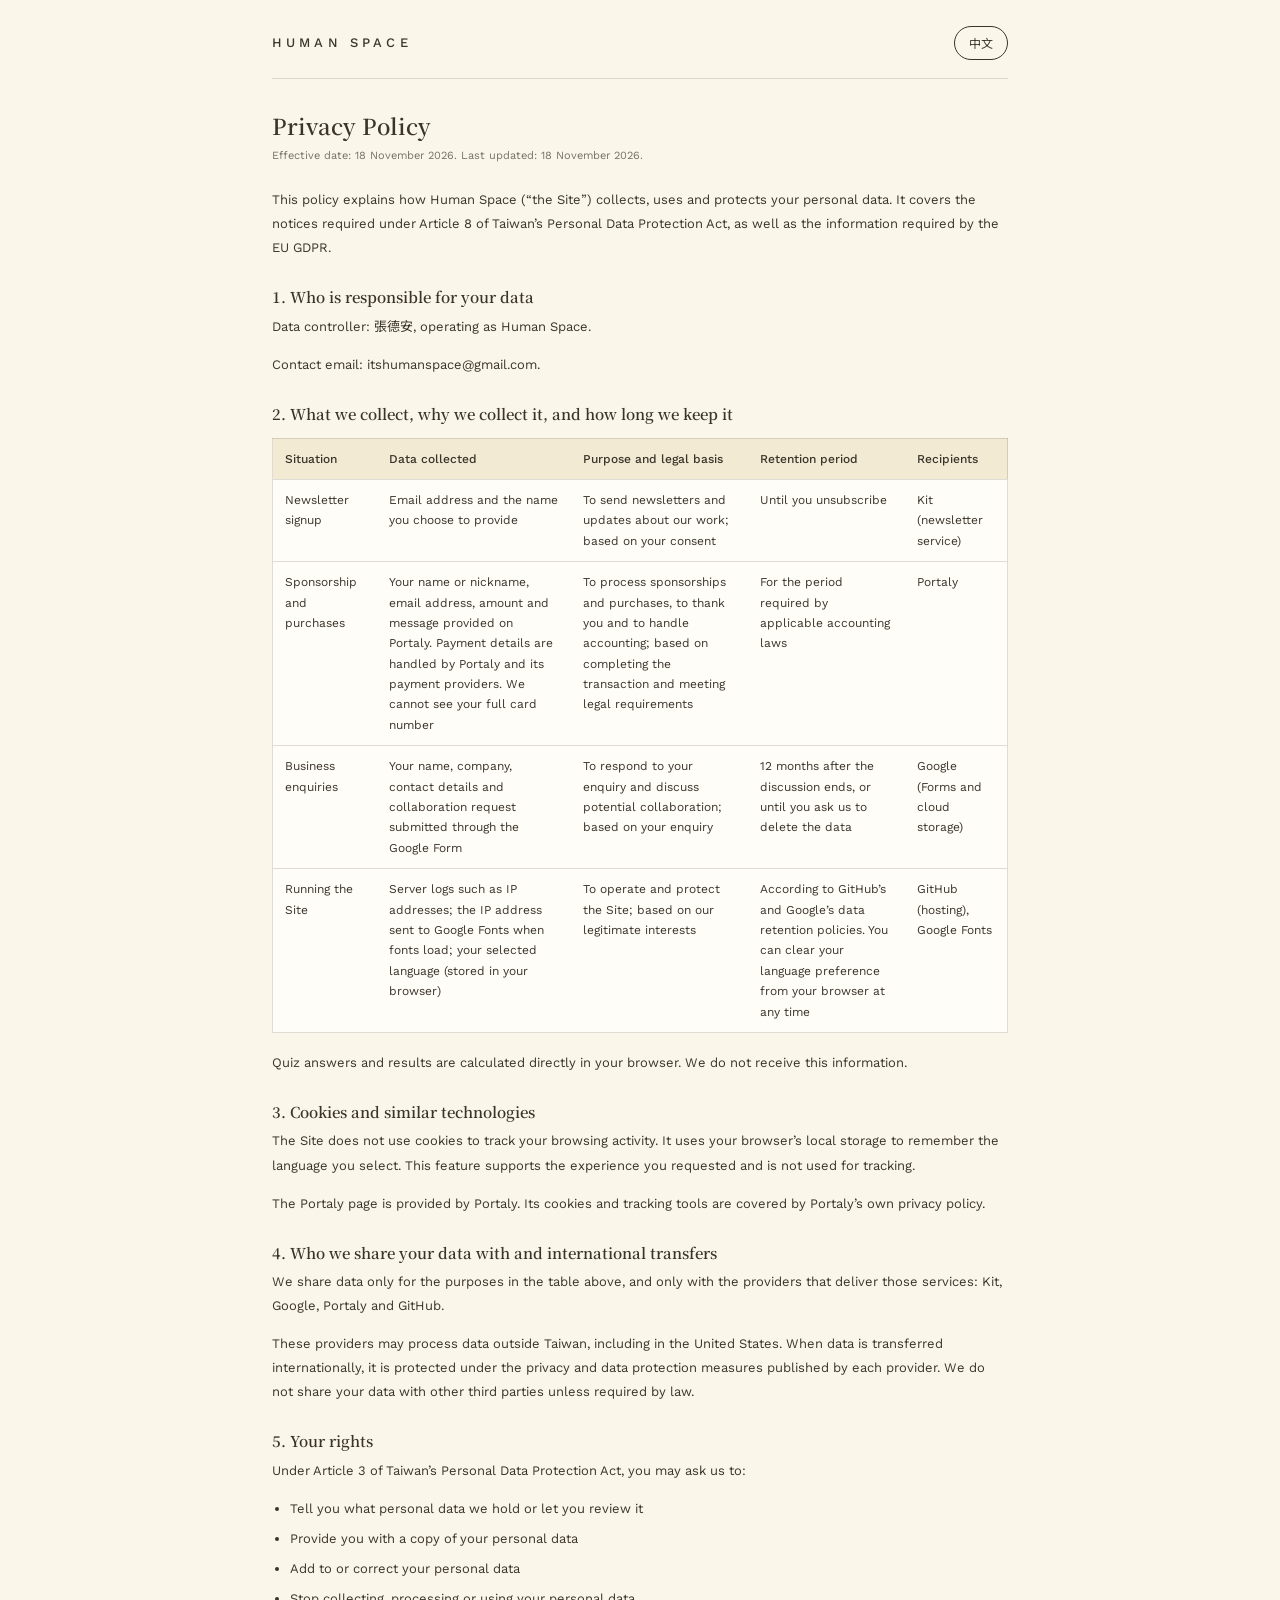
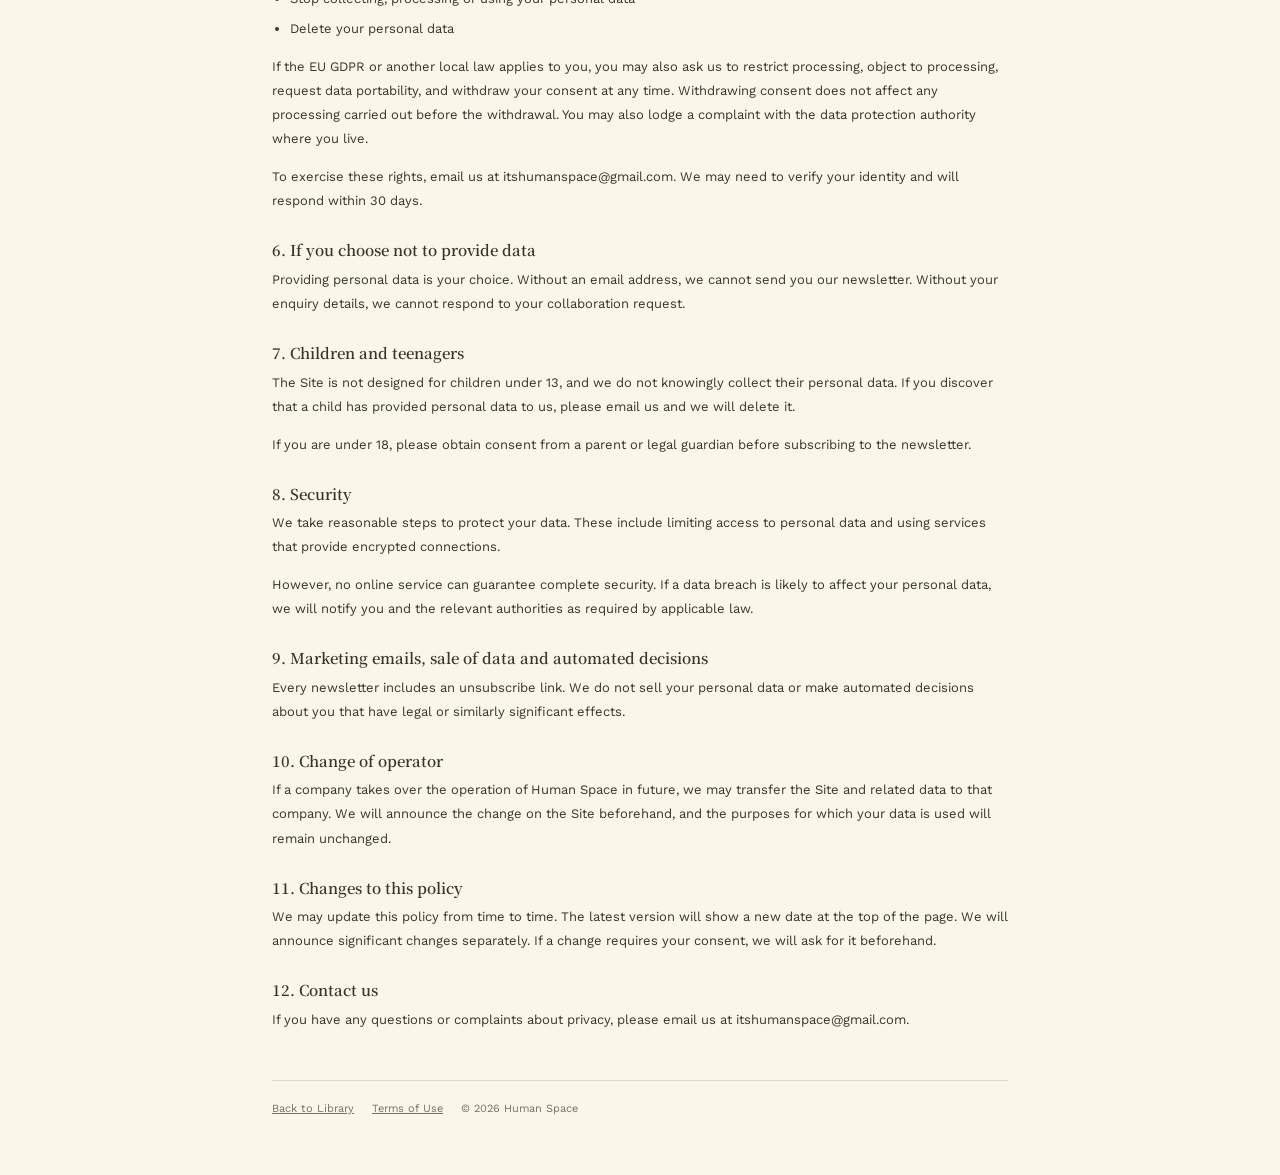
<file: privacy.html>
<!DOCTYPE html>
<html lang="zh-Hant">
<head>
<meta charset="utf-8">
<meta name="viewport" content="width=device-width, initial-scale=1">
<title>隱私權政策 Privacy Policy | Human Space</title>
<meta name="robots" content="noindex">
<meta name="theme-color" content="#FBF6EA">
<link rel="icon" type="image/png" href="favicon.png">
<link rel="apple-touch-icon" href="apple-touch-icon.png">
<link rel="preconnect" href="https://fonts.googleapis.com">
<link rel="preconnect" href="https://fonts.gstatic.com" crossorigin>
<link href="https://fonts.googleapis.com/css2?family=Noto+Sans+TC:wght@400;500;700&family=Noto+Serif+TC:wght@600&family=Work+Sans:wght@400;500&display=swap" rel="stylesheet">
<link rel="stylesheet" href="legal.css">

  
</head>
<body>
<div class="page">

  <header class="top">
    <a class="brand" href="index.html">HUMAN SPACE</a>
    <button class="lang-toggle" id="langToggle" type="button" onclick="toggleLanguage()">EN</button>
  </header>

  <main>

    <!-- ========== 中文 ========== -->
    <div data-lang="zh" class="visible">
      <h1>隱私權政策</h1>
      <p class="meta">生效日期：2026 年 11 月 18 日　最後更新：2026 年 11 月 18 日</p>
      <p>本政策說明 Human Space（以下稱「本站」）如何蒐集、使用及保護你的個人資料。內容依臺灣《個人資料保護法》第 8 條規定的告知事項撰寫，並納入歐盟 GDPR 要求告知的項目。</p>

      <h2>1. 誰負責處理你的資料</h2>
      <p>蒐集與處理者：張德安，以 Human Space 名義經營。</p>
      <p>聯絡信箱：itshumanspace@gmail.com。</p>

      <h2>2. 我們蒐集哪些資料、蒐集目的及保存期間</h2>
      <div class="table-wrap">
        <table class="data-table">
          <thead>
            <tr><th>情境</th><th>蒐集的資料</th><th>目的與法律依據</th><th>保存期間</th><th>接收方</th></tr>
          </thead>
          <tbody>
            <tr>
              <td data-label="情境">訂閱電子報</td>
              <td data-label="蒐集的資料">Email，以及你選填的姓名</td>
              <td data-label="目的與法律依據">寄送電子報及作品更新；以你的同意為依據</td>
              <td data-label="保存期間">直到你退訂為止</td>
              <td data-label="接收方">Kit（電子報服務）</td>
            </tr>
            <tr>
              <td data-label="情境">贊助與購買</td>
              <td data-label="蒐集的資料">你在 Portaly 提供的姓名或暱稱、Email、金額及留言。付款資料由 Portaly 與其金流服務商處理，我們無法看到完整卡號</td>
              <td data-label="目的與法律依據">處理贊助與購買、表達謝意及處理帳務；以履行交易及符合法令要求為依據</td>
              <td data-label="保存期間">依相關法令規定的帳務保存期限</td>
              <td data-label="接收方">Portaly</td>
            </tr>
            <tr>
              <td data-label="情境">企業合作洽詢</td>
              <td data-label="蒐集的資料">你在 Google 表單填寫的姓名、公司、聯絡方式及合作需求</td>
              <td data-label="目的與法律依據">回覆你的詢問並洽談合作；以回應你的洽詢為目的</td>
              <td data-label="保存期間">洽談結束後 12 個月，或直到你要求刪除為止</td>
              <td data-label="接收方">Google（表單與雲端儲存）</td>
            </tr>
            <tr>
              <td data-label="情境">網站運作</td>
              <td data-label="蒐集的資料">IP 位址等伺服器紀錄；載入字型時傳送給 Google Fonts 的 IP 位址；你選擇的語言（儲存在你的瀏覽器中）</td>
              <td data-label="目的與法律依據">提供網站服務並維護網站安全；以我們的正當利益為依據</td>
              <td data-label="保存期間">依 GitHub 與 Google 的資料保存政策；你也可以隨時在瀏覽器中清除語言偏好設定</td>
              <td data-label="接收方">GitHub（網站代管）、Google Fonts</td>
            </tr>
            <tr hidden data-optional="analytics">
              <td data-label="情境">網站分析</td>
              <td data-label="蒐集的資料">瀏覽過的頁面、裝置與瀏覽器類型、大約所在地區</td>
              <td data-label="目的與法律依據">了解哪些內容對讀者有幫助，並據此改善網站；以我們的正當利益為依據</td>
              <td data-label="保存期間">依 Cloudflare 的資料保存政策</td>
              <td data-label="接收方">Cloudflare Web Analytics</td>
            </tr>
          </tbody>
        </table>
      </div>
      <p>測驗的作答內容與結果都會直接在你的瀏覽器中計算，我們不會收到這些資料。</p>

      <h2>3. Cookie 與類似技術</h2>
      <p>本站不使用 Cookie 追蹤你的瀏覽行為。本站會使用瀏覽器的儲存空間（localStorage）記住你選擇的語言。這項功能是為了提供你所需的使用體驗，不會用於追蹤。</p>
      <p hidden data-optional="analytics">本站使用 Cloudflare Web Analytics 進行匿名流量統計。根據 Cloudflare 的說明，這項服務不使用 Cookie 或 localStorage，也不會透過 IP 位址或瀏覽器資訊辨識個別使用者。</p>
      <p>Portaly 頁面由 Portaly 提供，其 Cookie 與追蹤工具適用 Portaly 自身的隱私權政策。</p>

      <h2>4. 資料會分享給誰，以及是否會跨境傳輸</h2>
      <p>我們只會基於上表所列的目的，與提供相關服務的業者分享資料，包括 Kit、Google、Portaly、GitHub<span hidden data-optional="analytics">、Cloudflare</span>。</p>
      <p>這些業者可能會在臺灣以外的國家或地區處理資料，包括美國。資料跨境傳輸時，會依各業者公開的隱私權與資料保護機制提供保護。除非法律另有要求，否則我們不會將你的資料提供給其他第三方。</p>

      <h2>5. 你的權利</h2>
      <p>依臺灣個資法第 3 條，你可以向我們提出以下請求：</p>
      <ul>
        <li>查詢或請求閱覽你的個人資料</li>
        <li>請求提供個人資料的複製本</li>
        <li>請求補充或更正個人資料</li>
        <li>請求停止蒐集、處理或利用個人資料</li>
        <li>請求刪除個人資料</li>
      </ul>
      <p>如果歐盟 GDPR 或其他當地法律適用於你，你還可以請求限制資料處理、反對資料處理、請求資料可攜，並隨時撤回同意。撤回同意不會影響撤回前已進行的資料處理。你也可以向所在地的資料保護主管機關提出申訴。</p>
      <p>如需行使上述權利，請寄信至 itshumanspace@gmail.com。我們可能需要先確認你的身分，並會在 30 日內回覆。</p>

      <h2>6. 不提供資料的影響</h2>
      <p>你可以自行決定是否提供個人資料。不提供 Email，我們就無法寄送電子報給你；不提供洽詢資料，我們就無法回覆你的合作詢問。</p>

      <h2>7. 兒童與青少年</h2>
      <p>本站並非以 13 歲以下兒童為對象設計，我們也不會刻意蒐集他們的個人資料。如果你發現孩子曾向本站提供個人資料，請來信告知，我們會將資料刪除。</p>
      <p>未滿 18 歲的使用者，請先取得家長或法定代理人的同意，再訂閱電子報。</p>

      <h2>8. 資訊安全</h2>
      <p>我們會採取合理措施保護你的資料，例如限制資料存取權限，並使用提供加密連線的服務。</p>
      <p>不過，沒有任何網路服務能保證百分之百的安全。如果發生可能影響你個人資料的外洩事件，我們會依適用法律規定通知你及相關主管機關。</p>

      <h2>9. 行銷信件、資料出售與自動化決策</h2>
      <p>每封電子報都會附上退訂連結。我們不會出售你的個人資料，也不會透過自動化決策對你做出具有法律效力或類似重大影響的決定。</p>

      <h2>10. 營運者變更</h2>
      <p>如果未來由公司承接 Human Space 的營運，我們可能會將本站及相關資料移轉給承接公司，並事先在本站公告。移轉後，資料的使用目的不會改變。</p>

      <h2>11. 政策變更</h2>
      <p>我們可能會不定期更新本政策。更新後的版本會在頁面最上方標示新的日期。若有重大變更，我們會另外公告；如變更內容需要取得你的同意，我們會事先徵求你的同意。</p>

      <h2>12. 聯絡我們</h2>
      <p>如果你對隱私權有任何疑問或申訴，請寄信至 itshumanspace@gmail.com。</p>
    </div>

    <!-- ========== English ========== -->
    <div data-lang="en">
      <h1>Privacy Policy</h1>
      <p class="meta">Effective date: 18 November 2026. Last updated: 18 November 2026.</p>
      <p>This policy explains how Human Space (“the Site”) collects, uses and protects your personal data. It covers the notices required under Article 8 of Taiwan’s Personal Data Protection Act, as well as the information required by the EU GDPR.</p>

      <h2>1. Who is responsible for your data</h2>
      <p>Data controller: 張德安, operating as Human Space.</p>
      <p>Contact email: itshumanspace@gmail.com.</p>

      <h2>2. What we collect, why we collect it, and how long we keep it</h2>
      <div class="table-wrap">
        <table class="data-table">
          <thead>
            <tr><th>Situation</th><th>Data collected</th><th>Purpose and legal basis</th><th>Retention period</th><th>Recipients</th></tr>
          </thead>
          <tbody>
            <tr>
              <td data-label="Situation">Newsletter signup</td>
              <td data-label="Data collected">Email address and the name you choose to provide</td>
              <td data-label="Purpose and legal basis">To send newsletters and updates about our work; based on your consent</td>
              <td data-label="Retention period">Until you unsubscribe</td>
              <td data-label="Recipients">Kit (newsletter service)</td>
            </tr>
            <tr>
              <td data-label="Situation">Sponsorship and purchases</td>
              <td data-label="Data collected">Your name or nickname, email address, amount and message provided on Portaly. Payment details are handled by Portaly and its payment providers. We cannot see your full card number</td>
              <td data-label="Purpose and legal basis">To process sponsorships and purchases, to thank you and to handle accounting; based on completing the transaction and meeting legal requirements</td>
              <td data-label="Retention period">For the period required by applicable accounting laws</td>
              <td data-label="Recipients">Portaly</td>
            </tr>
            <tr>
              <td data-label="Situation">Business enquiries</td>
              <td data-label="Data collected">Your name, company, contact details and collaboration request submitted through the Google Form</td>
              <td data-label="Purpose and legal basis">To respond to your enquiry and discuss potential collaboration; based on your enquiry</td>
              <td data-label="Retention period">12 months after the discussion ends, or until you ask us to delete the data</td>
              <td data-label="Recipients">Google (Forms and cloud storage)</td>
            </tr>
            <tr>
              <td data-label="Situation">Running the Site</td>
              <td data-label="Data collected">Server logs such as IP addresses; the IP address sent to Google Fonts when fonts load; your selected language (stored in your browser)</td>
              <td data-label="Purpose and legal basis">To operate and protect the Site; based on our legitimate interests</td>
              <td data-label="Retention period">According to GitHub’s and Google’s data retention policies. You can clear your language preference from your browser at any time</td>
              <td data-label="Recipients">GitHub (hosting), Google Fonts</td>
            </tr>
            <tr hidden data-optional="analytics">
              <td data-label="Situation">Site analytics</td>
              <td data-label="Data collected">Pages viewed, device and browser type, approximate region</td>
              <td data-label="Purpose and legal basis">To understand which content is useful to visitors and improve the Site; based on our legitimate interests</td>
              <td data-label="Retention period">According to Cloudflare’s data retention policy</td>
              <td data-label="Recipients">Cloudflare Web Analytics</td>
            </tr>
          </tbody>
        </table>
      </div>
      <p>Quiz answers and results are calculated directly in your browser. We do not receive this information.</p>

      <h2>3. Cookies and similar technologies</h2>
      <p>The Site does not use cookies to track your browsing activity. It uses your browser’s local storage to remember the language you select. This feature supports the experience you requested and is not used for tracking.</p>
      <p hidden data-optional="analytics">The Site uses Cloudflare Web Analytics for anonymous traffic statistics. According to Cloudflare, this service does not use cookies or local storage, and does not identify individual visitors through their IP addresses or browser information.</p>
      <p>The Portaly page is provided by Portaly. Its cookies and tracking tools are covered by Portaly’s own privacy policy.</p>

      <h2>4. Who we share your data with and international transfers</h2>
      <p>We share data only for the purposes in the table above, and only with the providers that deliver those services: Kit, Google, Portaly and GitHub<span hidden data-optional="analytics"> (plus Cloudflare for site analytics)</span>.</p>
      <p>These providers may process data outside Taiwan, including in the United States. When data is transferred internationally, it is protected under the privacy and data protection measures published by each provider. We do not share your data with other third parties unless required by law.</p>

      <h2>5. Your rights</h2>
      <p>Under Article 3 of Taiwan’s Personal Data Protection Act, you may ask us to:</p>
      <ul>
        <li>Tell you what personal data we hold or let you review it</li>
        <li>Provide you with a copy of your personal data</li>
        <li>Add to or correct your personal data</li>
        <li>Stop collecting, processing or using your personal data</li>
        <li>Delete your personal data</li>
      </ul>
      <p>If the EU GDPR or another local law applies to you, you may also ask us to restrict processing, object to processing, request data portability, and withdraw your consent at any time. Withdrawing consent does not affect any processing carried out before the withdrawal. You may also lodge a complaint with the data protection authority where you live.</p>
      <p>To exercise these rights, email us at itshumanspace@gmail.com. We may need to verify your identity and will respond within 30 days.</p>

      <h2>6. If you choose not to provide data</h2>
      <p>Providing personal data is your choice. Without an email address, we cannot send you our newsletter. Without your enquiry details, we cannot respond to your collaboration request.</p>

      <h2>7. Children and teenagers</h2>
      <p>The Site is not designed for children under 13, and we do not knowingly collect their personal data. If you discover that a child has provided personal data to us, please email us and we will delete it.</p>
      <p>If you are under 18, please obtain consent from a parent or legal guardian before subscribing to the newsletter.</p>

      <h2>8. Security</h2>
      <p>We take reasonable steps to protect your data. These include limiting access to personal data and using services that provide encrypted connections.</p>
      <p>However, no online service can guarantee complete security. If a data breach is likely to affect your personal data, we will notify you and the relevant authorities as required by applicable law.</p>

      <h2>9. Marketing emails, sale of data and automated decisions</h2>
      <p>Every newsletter includes an unsubscribe link. We do not sell your personal data or make automated decisions about you that have legal or similarly significant effects.</p>

      <h2>10. Change of operator</h2>
      <p>If a company takes over the operation of Human Space in future, we may transfer the Site and related data to that company. We will announce the change on the Site beforehand, and the purposes for which your data is used will remain unchanged.</p>

      <h2>11. Changes to this policy</h2>
      <p>We may update this policy from time to time. The latest version will show a new date at the top of the page. We will announce significant changes separately. If a change requires your consent, we will ask for it beforehand.</p>

      <h2>12. Contact us</h2>
      <p>If you have any questions or complaints about privacy, please email us at itshumanspace@gmail.com.</p>
    </div>

  </main>


  <footer class="legal-foot">
    <div data-lang="zh" class="visible">
      <a href="index.html">返回 Library</a>
      <a href="terms.html">使用條款</a>
      <span>© 2026 Human Space</span>
    </div>
    <div data-lang="en">
      <a href="index.html">Back to Library</a>
      <a href="terms.html">Terms of Use</a>
      <span>© 2026 Human Space</span>
    </div>
  </footer>

</div>

<script>
var LANG_KEY = 'hs-lang';

/* 語言：網址 ?lang= > 上次選的 > 瀏覽器語言 */
function detectLang() {
  var q = null, saved = null;
  try { q = new URLSearchParams(location.search).get('lang'); } catch (e) {}
  if (q === 'zh' || q === 'en') return q;
  try { saved = localStorage.getItem(LANG_KEY); } catch (e) {}
  if (saved === 'zh' || saved === 'en') return saved;
  return (navigator.language || '').toLowerCase().indexOf('zh') === 0 ? 'zh' : 'en';
}

function setLanguage(lang, remember) {
  document.documentElement.lang = lang === 'zh' ? 'zh-Hant' : 'en';
  document.querySelectorAll('[data-lang]').forEach(function (el) {
    el.classList.toggle('visible', el.dataset.lang === lang);
  });
  document.getElementById('langToggle').textContent = lang === 'zh' ? 'EN' : '中文';
  if (remember) {
    try { localStorage.setItem(LANG_KEY, lang); } catch (e) {}
  }
}

function toggleLanguage() {
  var isZh = document.documentElement.lang === 'zh-Hant';
  setLanguage(isZh ? 'en' : 'zh', true);
}

setLanguage(detectLang(), false);
</script>
</body>
</html>
</file>
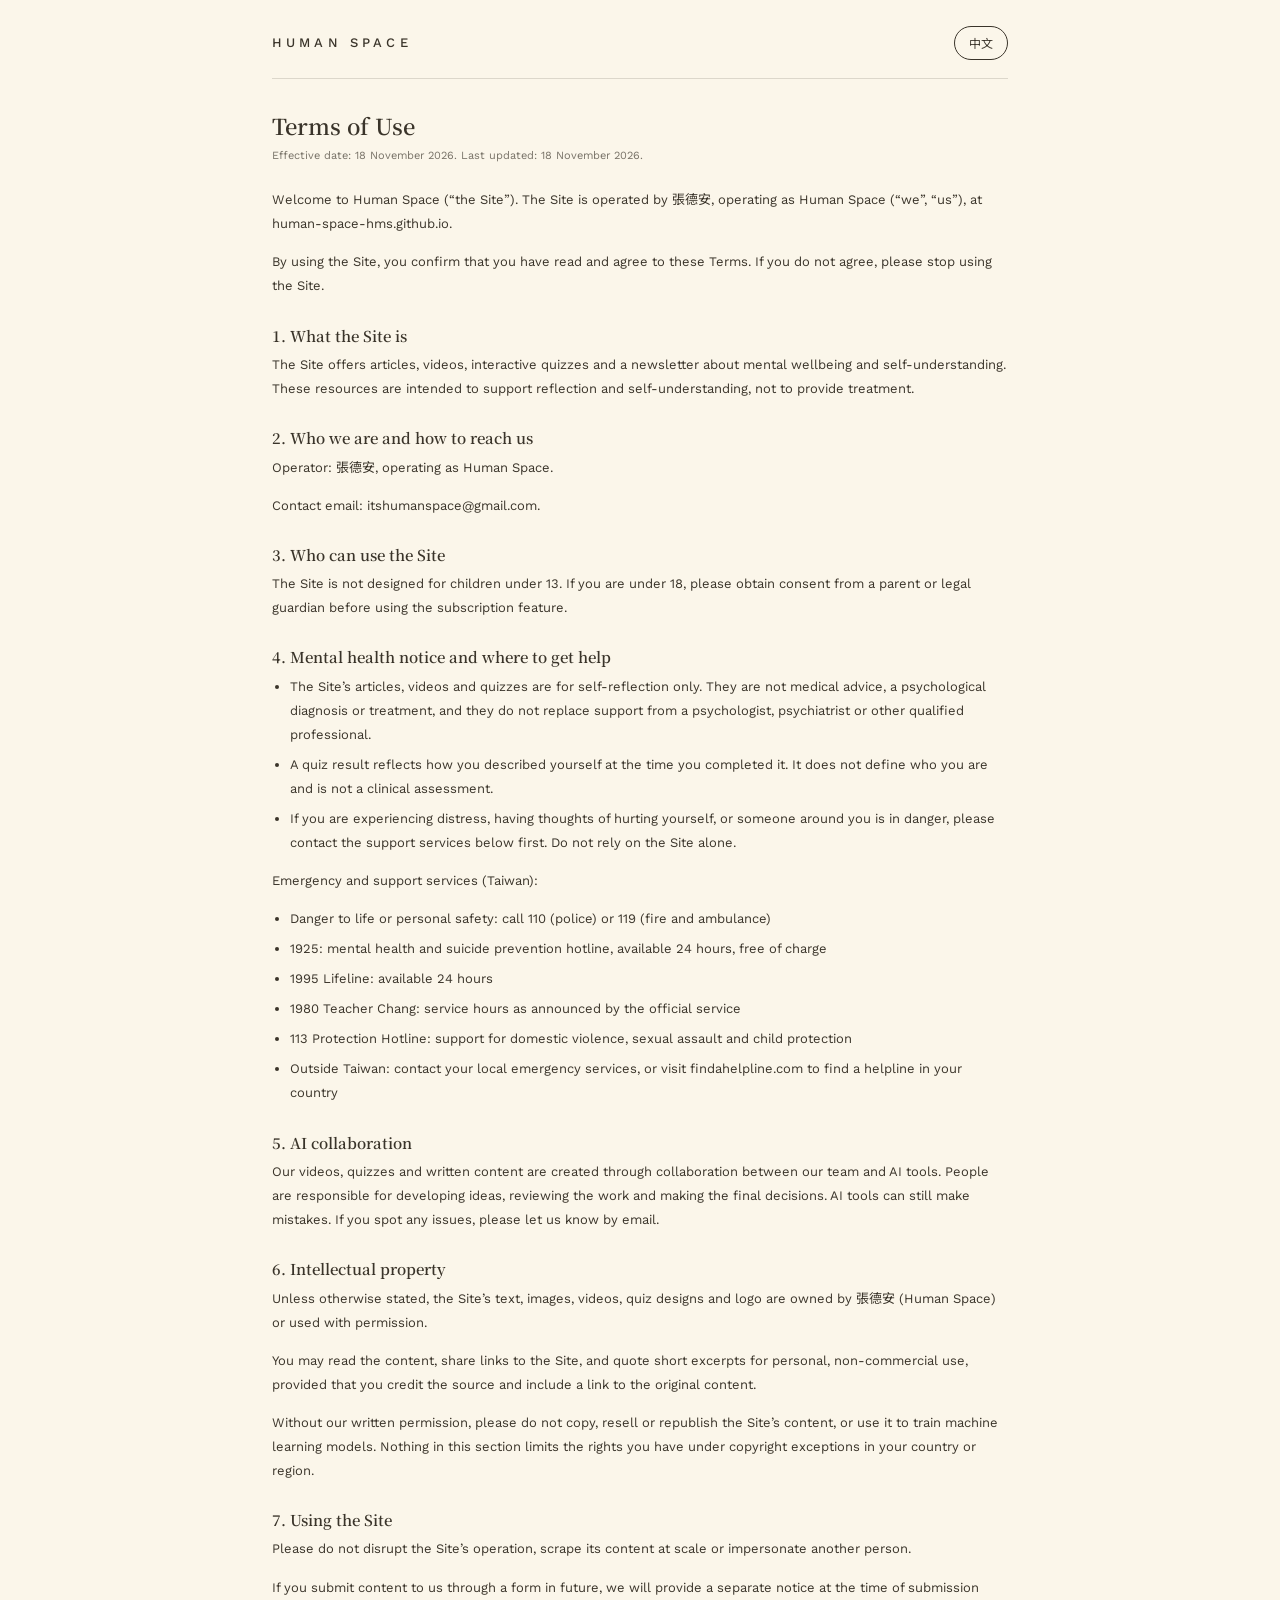
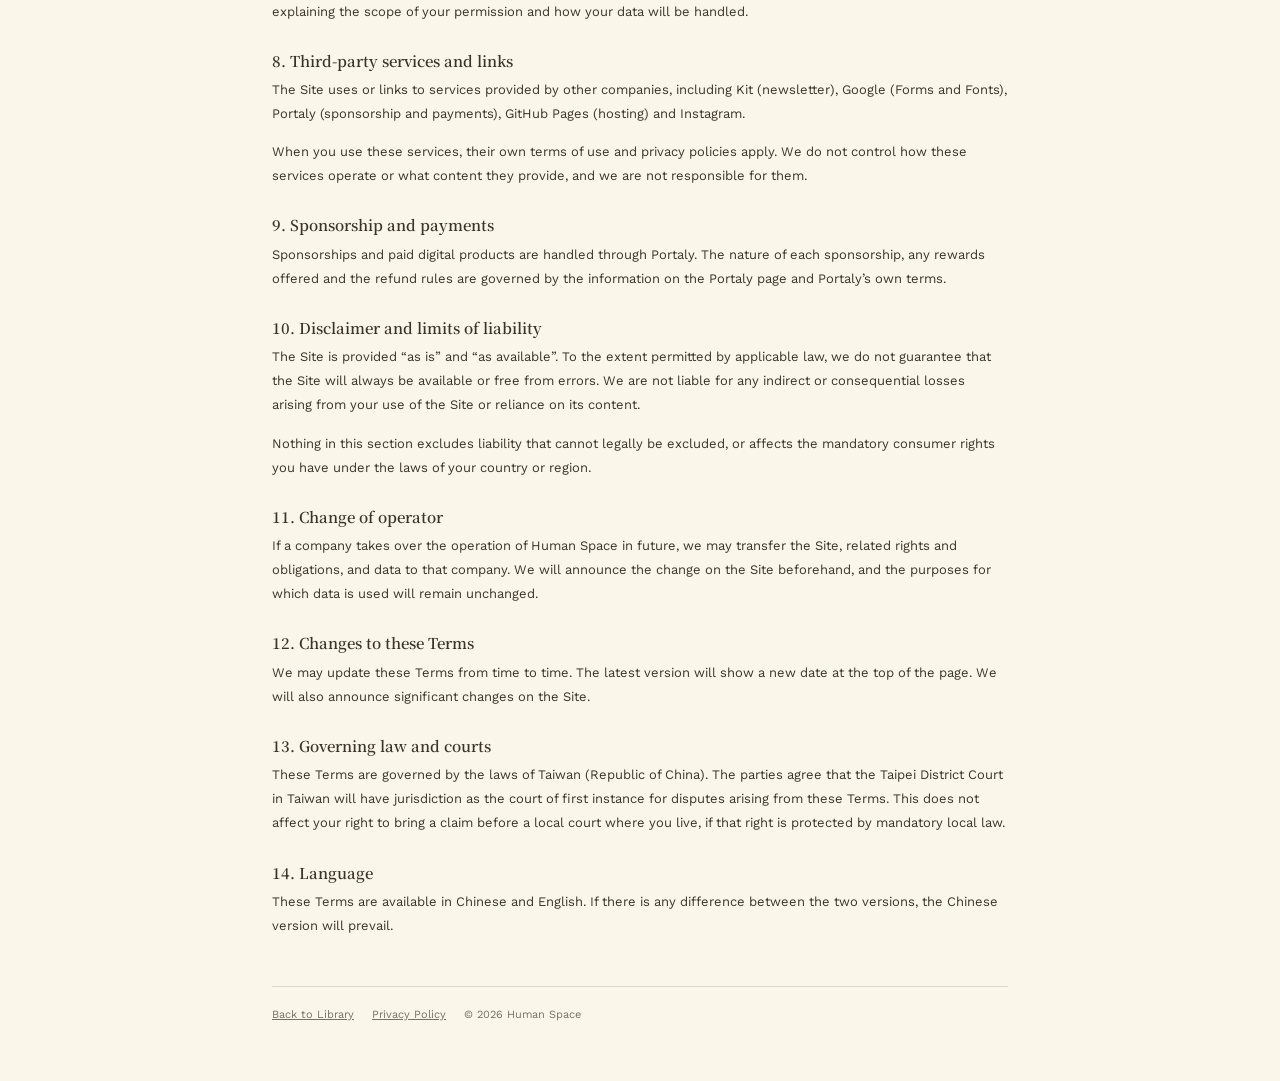
<file: terms.html>
<!DOCTYPE html>
<html lang="zh-Hant">
<head>
<meta charset="utf-8">
<meta name="viewport" content="width=device-width, initial-scale=1">
<title>使用條款 Terms of Use | Human Space</title>
<meta name="robots" content="noindex">
<meta name="theme-color" content="#FBF6EA">
<link rel="icon" type="image/png" href="favicon.png">
<link rel="apple-touch-icon" href="apple-touch-icon.png">
<link rel="preconnect" href="https://fonts.googleapis.com">
<link rel="preconnect" href="https://fonts.gstatic.com" crossorigin>
<link href="https://fonts.googleapis.com/css2?family=Noto+Sans+TC:wght@400;500;700&family=Noto+Serif+TC:wght@600&family=Work+Sans:wght@400;500&display=swap" rel="stylesheet">
<link rel="stylesheet" href="legal.css">
 
</head>
<body>
<div class="page">

  <header class="top">
    <a class="brand" href="index.html">HUMAN SPACE</a>
    <button class="lang-toggle" id="langToggle" type="button" onclick="toggleLanguage()">EN</button>
  </header>

  <main>

    <!-- ========== 中文 ========== -->
    <div data-lang="zh" class="visible">
      <h1>使用條款</h1>
      <p class="meta">生效日期：2026 年 11 月 18 日　最後更新：2026 年 11 月 18 日</p>
      <p>歡迎來到 Human Space（以下稱「本站」）。本站由張德安以 Human Space 名義經營（以下稱「我們」），網址為 human-space-hms.github.io。</p>
      <p>使用本站即表示你已閱讀並同意本條款。如果你不同意，請停止使用本站。</p>

      <h2>1. 本站是什麼</h2>
      <p>本站提供心理健康與自我探索相關的文章、影片、互動測驗及電子報。這些內容旨在陪伴你進行自我探索與理解，並非用於治療。</p>

      <h2>2. 營運者與聯絡方式</h2>
      <p>營運者：張德安，以 Human Space 名義經營。</p>
      <p>聯絡信箱：itshumanspace@gmail.com。</p>

      <h2>3. 使用資格</h2>
      <p>本站並非以 13 歲以下兒童為對象設計。未滿 18 歲的使用者，請先取得家長或法定代理人的同意，再使用訂閱功能。</p>

      <h2>4. 心理健康聲明與求助資源</h2>
      <ul>
        <li>本站的文章、影片與測驗僅供自我探索參考，不構成醫療建議、心理診斷或治療，也不能取代心理師、精神科醫師或其他專業人員提供的協助。</li>
        <li>測驗結果反映的是你在作答當下對自己的描述，不代表你就是這樣的人，也不等同於臨床評估。</li>
        <li>如果你正處於痛苦之中、有傷害自己的念頭，或身邊有人正面臨危險，請優先聯絡以下求助資源，不要只依賴本站提供的內容。</li>
      </ul>
      <p>緊急求助資源（臺灣）：</p>
      <ul>
        <li>生命危險或人身安全：撥打 110（警察）或 119（消防與救護）</li>
        <li>1925 安心專線：24 小時服務，免費</li>
        <li>1995 生命線：24 小時服務</li>
        <li>1980 張老師：服務時間依官方公告為準</li>
        <li>113 保護專線：提供家庭暴力、性侵害與兒少保護相關協助</li>
        <li>臺灣以外的地區：請聯絡當地緊急服務，或前往 findahelpline.com 查詢所在國家的求助專線</li>
      </ul>

      <h2>5. AI 協作說明</h2>
      <p>本站的影片、測驗與文字內容由團隊與 AI 工具共同協作完成。內容的發想、審閱與最終決定皆由人負責。AI 工具仍可能產生錯誤，如果你發現任何問題，歡迎來信告訴我們。</p>

      <h2>6. 智慧財產權</h2>
      <p>除另有標示外，本站的文字、圖像、影片、測驗設計及標誌均屬於張德安（Human Space）所有，或已取得合法授權使用。</p>
      <p>你可以閱讀本站內容、分享網站連結，也可以在註明出處並附上原文連結的前提下，為個人非商業用途引用少量內容。</p>
      <p>未經我們書面同意，請勿複製、轉售或重新發布本站內容，也請勿將內容用於訓練機器學習模型。本條不限制你依所在地著作權法例外規定所享有的權利。</p>

      <h2>7. 使用規範</h2>
      <p>請勿干擾本站的正常運作、大量擷取本站內容，或冒用他人身分。</p>
      <p>如果未來你透過表單向我們投稿，我們會在投稿時另外提供說明，列明你授權使用的範圍，以及相關資料的處理方式。</p>

      <h2>8. 第三方服務與連結</h2>
      <p>本站使用或連結至其他業者提供的服務，例如 Kit（電子報）、Google（表單與字型）、Portaly（贊助與付款）、GitHub Pages（網站代管）及 Instagram。</p>
      <p>使用這些服務時，須遵守各服務業者自己的使用條款與隱私權政策。我們無法控制這些服務的內容或運作方式，也不對其內容或服務負責。</p>

      <h2>9. 贊助與付款</h2>
      <p>贊助及付費數位商品均透過 Portaly 處理。贊助的性質、提供的回饋及退款規則，均以 Portaly 頁面上的說明及 Portaly 自身的使用條款為準。</p>

      <h2>10. 免責與責任限制</h2>
      <p>本站內容均依「現狀」及「可得性」提供。在適用法律允許的範圍內，我們不保證本站能隨時正常使用或完全沒有錯誤，也不對你因使用本站或依賴本站內容而產生的間接或衍生損失負責。</p>
      <p>本條不排除法律規定不得排除的責任，也不影響你依所在地強制性法律所享有的消費者權利。</p>

      <h2>11. 營運者變更</h2>
      <p>如果未來由公司承接 Human Space 的營運，我們可能會將本站、相關權利義務及資料移轉給承接公司，並事先在本站公告。移轉後，資料的使用目的不會改變。</p>

      <h2>12. 條款變更</h2>
      <p>我們可能會不定期更新本條款。更新後的版本會在頁面最上方標示新的日期。如有重大變更，我們也會另外在本站公告。</p>

      <h2>13. 準據法與管轄</h2>
      <p>本條款適用中華民國（臺灣）法律。因本條款所生的爭議，雙方同意以臺灣臺北地方法院為第一審管轄法院，但不影響你依所在地強制性法律，向當地法院提起訴訟的權利。</p>

      <h2>14. 語言版本</h2>
      <p>本條款提供中文與英文兩種版本。如果兩種版本的內容有任何不一致之處，均以中文版為準。</p>
    </div>

    <!-- ========== English ========== -->
    <div data-lang="en">
      <h1>Terms of Use</h1>
      <p class="meta">Effective date: 18 November 2026. Last updated: 18 November 2026.</p>
      <p>Welcome to Human Space (“the Site”). The Site is operated by 張德安, operating as Human Space (“we”, “us”), at human-space-hms.github.io.</p>
      <p>By using the Site, you confirm that you have read and agree to these Terms. If you do not agree, please stop using the Site.</p>

      <h2>1. What the Site is</h2>
      <p>The Site offers articles, videos, interactive quizzes and a newsletter about mental wellbeing and self-understanding. These resources are intended to support reflection and self-understanding, not to provide treatment.</p>

      <h2>2. Who we are and how to reach us</h2>
      <p>Operator: 張德安, operating as Human Space.</p>
      <p>Contact email: itshumanspace@gmail.com.</p>

      <h2>3. Who can use the Site</h2>
      <p>The Site is not designed for children under 13. If you are under 18, please obtain consent from a parent or legal guardian before using the subscription feature.</p>

      <h2>4. Mental health notice and where to get help</h2>
      <ul>
        <li>The Site’s articles, videos and quizzes are for self-reflection only. They are not medical advice, a psychological diagnosis or treatment, and they do not replace support from a psychologist, psychiatrist or other qualified professional.</li>
        <li>A quiz result reflects how you described yourself at the time you completed it. It does not define who you are and is not a clinical assessment.</li>
        <li>If you are experiencing distress, having thoughts of hurting yourself, or someone around you is in danger, please contact the support services below first. Do not rely on the Site alone.</li>
      </ul>
      <p>Emergency and support services (Taiwan):</p>
      <ul>
        <li>Danger to life or personal safety: call 110 (police) or 119 (fire and ambulance)</li>
        <li>1925: mental health and suicide prevention hotline, available 24 hours, free of charge</li>
        <li>1995 Lifeline: available 24 hours</li>
        <li>1980 Teacher Chang: service hours as announced by the official service</li>
        <li>113 Protection Hotline: support for domestic violence, sexual assault and child protection</li>
        <li>Outside Taiwan: contact your local emergency services, or visit findahelpline.com to find a helpline in your country</li>
      </ul>

      <h2>5. AI collaboration</h2>
      <p>Our videos, quizzes and written content are created through collaboration between our team and AI tools. People are responsible for developing ideas, reviewing the work and making the final decisions. AI tools can still make mistakes. If you spot any issues, please let us know by email.</p>

      <h2>6. Intellectual property</h2>
      <p>Unless otherwise stated, the Site’s text, images, videos, quiz designs and logo are owned by 張德安 (Human Space) or used with permission.</p>
      <p>You may read the content, share links to the Site, and quote short excerpts for personal, non-commercial use, provided that you credit the source and include a link to the original content.</p>
      <p>Without our written permission, please do not copy, resell or republish the Site’s content, or use it to train machine learning models. Nothing in this section limits the rights you have under copyright exceptions in your country or region.</p>

      <h2>7. Using the Site</h2>
      <p>Please do not disrupt the Site’s operation, scrape its content at scale or impersonate another person.</p>
      <p>If you submit content to us through a form in future, we will provide a separate notice at the time of submission explaining the scope of your permission and how your data will be handled.</p>

      <h2>8. Third-party services and links</h2>
      <p>The Site uses or links to services provided by other companies, including Kit (newsletter), Google (Forms and Fonts), Portaly (sponsorship and payments), GitHub Pages (hosting) and Instagram.</p>
      <p>When you use these services, their own terms of use and privacy policies apply. We do not control how these services operate or what content they provide, and we are not responsible for them.</p>

      <h2>9. Sponsorship and payments</h2>
      <p>Sponsorships and paid digital products are handled through Portaly. The nature of each sponsorship, any rewards offered and the refund rules are governed by the information on the Portaly page and Portaly’s own terms.</p>

      <h2>10. Disclaimer and limits of liability</h2>
      <p>The Site is provided “as is” and “as available”. To the extent permitted by applicable law, we do not guarantee that the Site will always be available or free from errors. We are not liable for any indirect or consequential losses arising from your use of the Site or reliance on its content.</p>
      <p>Nothing in this section excludes liability that cannot legally be excluded, or affects the mandatory consumer rights you have under the laws of your country or region.</p>

      <h2>11. Change of operator</h2>
      <p>If a company takes over the operation of Human Space in future, we may transfer the Site, related rights and obligations, and data to that company. We will announce the change on the Site beforehand, and the purposes for which data is used will remain unchanged.</p>

      <h2>12. Changes to these Terms</h2>
      <p>We may update these Terms from time to time. The latest version will show a new date at the top of the page. We will also announce significant changes on the Site.</p>

      <h2>13. Governing law and courts</h2>
      <p>These Terms are governed by the laws of Taiwan (Republic of China). The parties agree that the Taipei District Court in Taiwan will have jurisdiction as the court of first instance for disputes arising from these Terms. This does not affect your right to bring a claim before a local court where you live, if that right is protected by mandatory local law.</p>

      <h2>14. Language</h2>
      <p>These Terms are available in Chinese and English. If there is any difference between the two versions, the Chinese version will prevail.</p>
    </div>

  </main>


  <footer class="legal-foot">
    <div data-lang="zh" class="visible">
      <a href="index.html">返回 Library</a>
      <a href="privacy.html">隱私權政策</a>
      <span>© 2026 Human Space</span>
    </div>
    <div data-lang="en">
      <a href="index.html">Back to Library</a>
      <a href="privacy.html">Privacy Policy</a>
      <span>© 2026 Human Space</span>
    </div>
  </footer>

</div>

<script>
var LANG_KEY = 'hs-lang';

/* 語言：網址 ?lang= > 上次選的 > 瀏覽器語言 */
function detectLang() {
  var q = null, saved = null;
  try { q = new URLSearchParams(location.search).get('lang'); } catch (e) {}
  if (q === 'zh' || q === 'en') return q;
  try { saved = localStorage.getItem(LANG_KEY); } catch (e) {}
  if (saved === 'zh' || saved === 'en') return saved;
  return (navigator.language || '').toLowerCase().indexOf('zh') === 0 ? 'zh' : 'en';
}

function setLanguage(lang, remember) {
  document.documentElement.lang = lang === 'zh' ? 'zh-Hant' : 'en';
  document.querySelectorAll('[data-lang]').forEach(function (el) {
    el.classList.toggle('visible', el.dataset.lang === lang);
  });
  document.getElementById('langToggle').textContent = lang === 'zh' ? 'EN' : '中文';
  if (remember) {
    try { localStorage.setItem(LANG_KEY, lang); } catch (e) {}
  }
}

function toggleLanguage() {
  var isZh = document.documentElement.lang === 'zh-Hant';
  setLanguage(isZh ? 'en' : 'zh', true);
}

setLanguage(detectLang(), false);
</script>
</body>
</html>
</file>
<file: legal.css>
:root{
  --cream:#FBF6EA; --paper-deep:#F3EAD4; --card:#FFFDF8; --ink:#3A342A;
  --muted:rgba(58,52,42,.68); --line:rgba(58,52,42,.16);
}
*{ box-sizing:border-box; }
[hidden]{ display:none !important; }
html{ -webkit-text-size-adjust:100%; }
body{
  margin:0; background:var(--cream); color:var(--ink);
  font-family:"Noto Sans TC","Work Sans",sans-serif;
  font-size:16px; line-height:1.9;
}
a{ color:inherit; }

.page{ max-width:780px; margin:0 auto; padding:0 22px 56px; }

/* 頂部 */
.top{
  display:flex; align-items:center; justify-content:space-between;
  padding:26px 0 18px; border-bottom:1px solid var(--line);
}
.brand{
  font-family:"Work Sans",sans-serif; font-weight:500;
  letter-spacing:.32em; font-size:15px; text-decoration:none;
}
.lang-toggle{
  font:inherit; font-size:13px; padding:6px 16px;
  border:1px solid var(--ink); border-radius:999px;
  background:transparent; color:var(--ink); cursor:pointer;
}
.lang-toggle:hover{ background:var(--ink); color:var(--cream); }

/* 中英切換 */
[data-lang]{ display:none; }
[data-lang].visible{ display:block; }
[data-lang="en"]{ font-family:"Work Sans","Noto Sans TC",sans-serif; }

/* 文字 */
h1{
  font-family:"Noto Serif TC",serif; font-weight:600;
  font-size:30px; line-height:1.4; margin:40px 0 6px;
}
.meta{ color:var(--muted); font-size:13px; margin:0 0 28px; }
h2{
  font-family:"Noto Serif TC",serif; font-weight:600;
  font-size:19px; line-height:1.5; margin:34px 0 8px;
}
p{ margin:0 0 14px; }
[data-lang="zh"] p{ text-align:justify; text-justify:inter-character; }
ul{ margin:0 0 14px; padding-left:1.4em; }
li{ margin:0 0 6px; }

/* 資料表 */
.table-wrap{ margin:12px 0 18px; }
.data-table{
  width:100%; border-collapse:collapse; font-size:14px; line-height:1.7;
  background:var(--card); border:1px solid var(--line);
}
.data-table th,
.data-table td{
  padding:10px 12px; border-bottom:1px solid var(--line);
  text-align:left; vertical-align:top;
}
.data-table th{ background:var(--paper-deep); font-weight:500; }

@media(max-width:700px){
  .data-table,
  .data-table tbody,
  .data-table tr,
  .data-table td{ display:block; width:100%; }
  .data-table thead{ display:none; }
  .data-table tr{ border-bottom:6px solid var(--cream); padding:6px 0; }
  .data-table td{ border:0; padding:4px 14px; }
  .data-table td::before{
    content:attr(data-label); display:block;
    font-size:12px; color:var(--muted);
  }
  h1{ font-size:26px; }
}

/* 頁尾 */
.legal-foot{
  margin-top:48px; padding-top:18px; border-top:1px solid var(--line);
  font-size:13px; color:var(--muted);
}
.legal-foot [data-lang].visible{
  display:flex; flex-wrap:wrap; gap:6px 18px;
}

/* 縮小字級 */
body{ font-size:13px; line-height:1.85; }
.brand{ font-size:13px; }
.lang-toggle{ font-size:12px; padding:5px 14px; }
h1{ font-size:22px; margin:32px 0 4px; }
.meta{ font-size:11px; margin:0 0 22px; }
h2{ font-size:15px; margin:26px 0 6px; }
.data-table{ font-size:12px; }
.legal-foot{ font-size:11px; }
@media(max-width:700px){
  h1{ font-size:20px; }
  .data-table td::before{ font-size:11px; }
}
</file>
